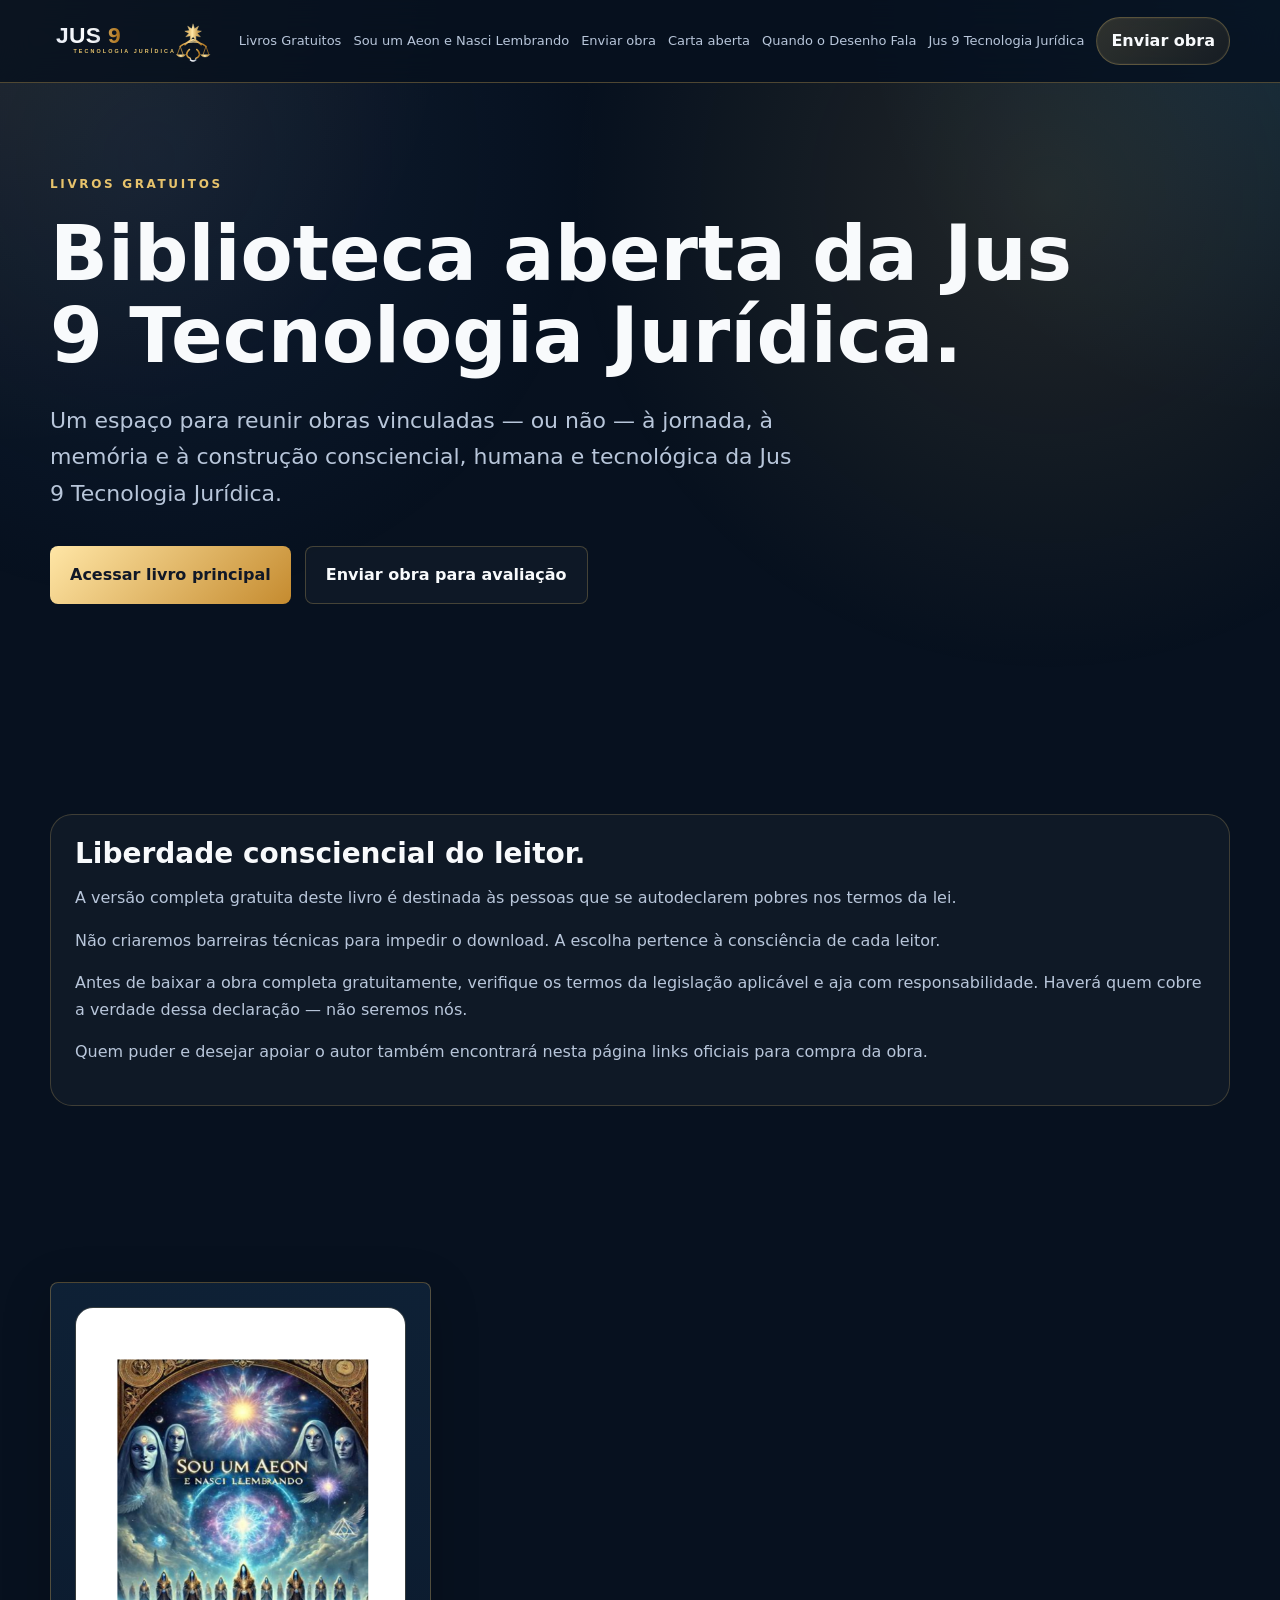
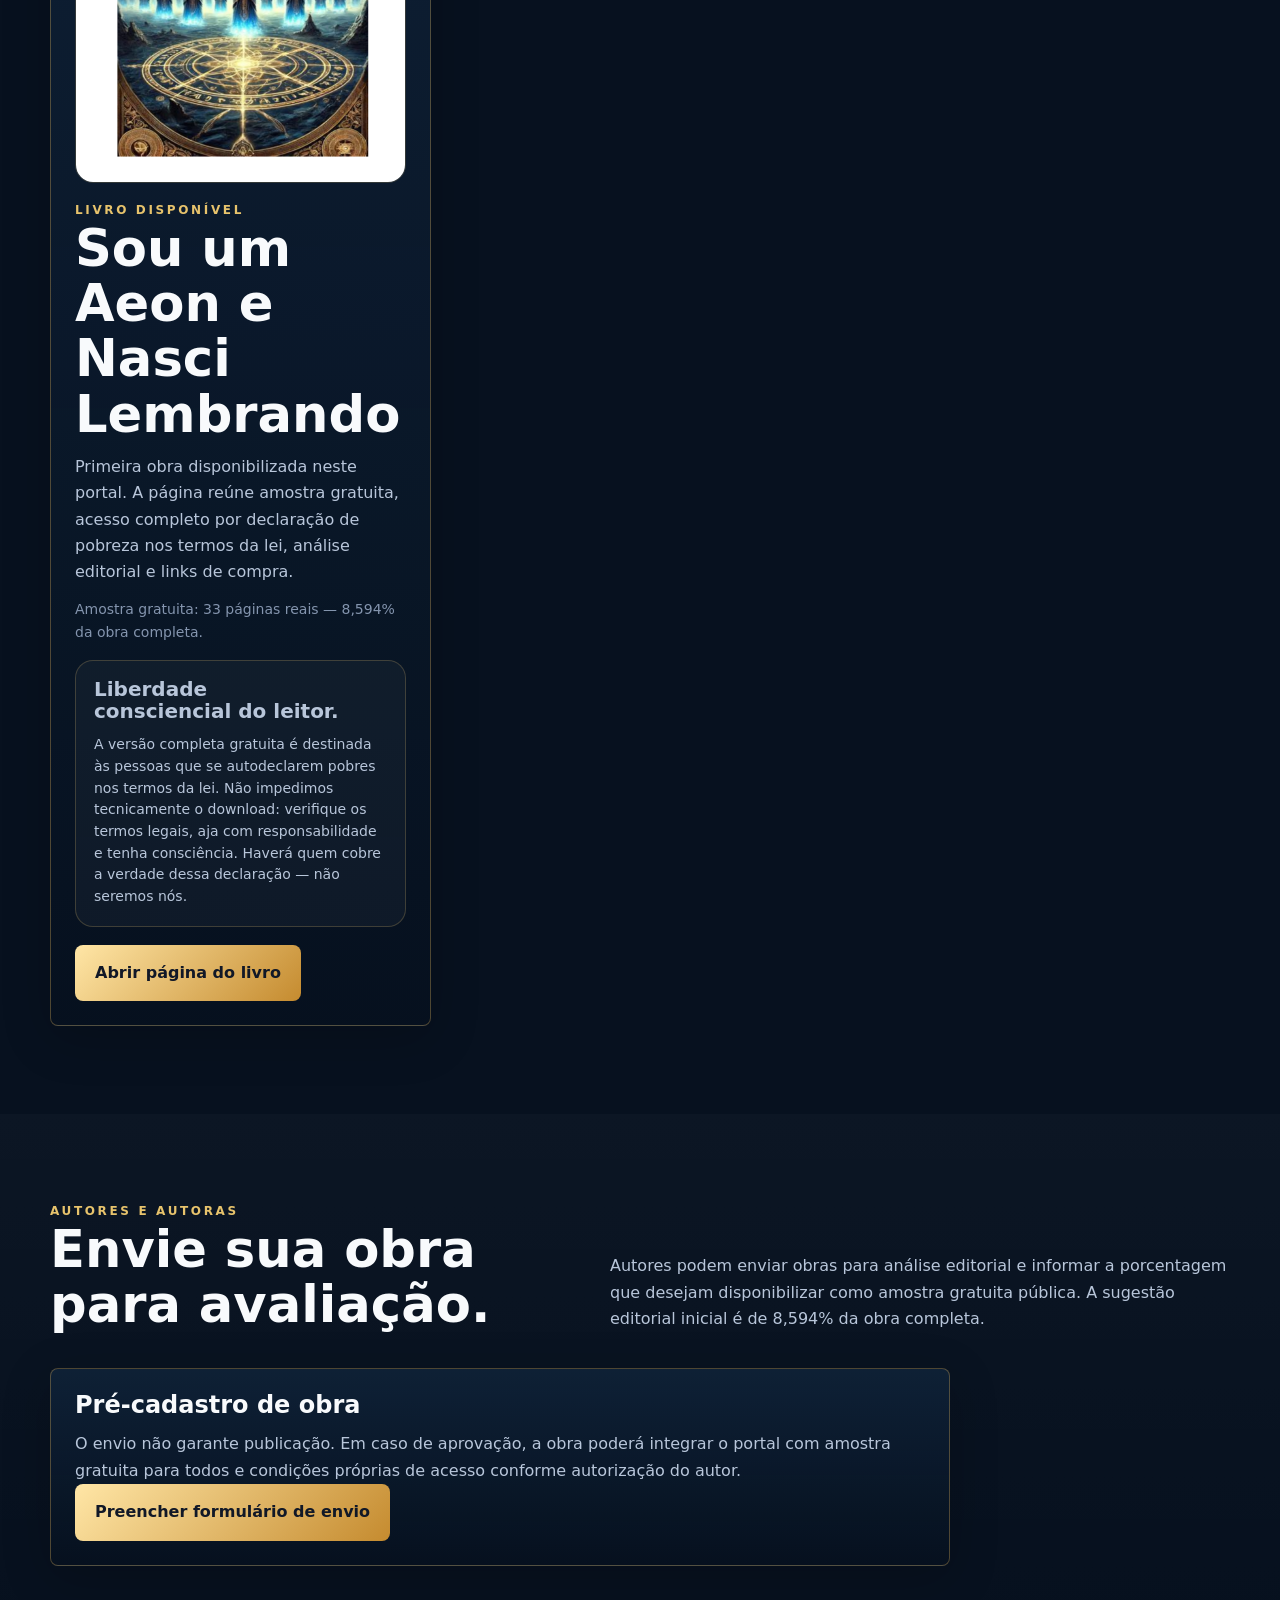
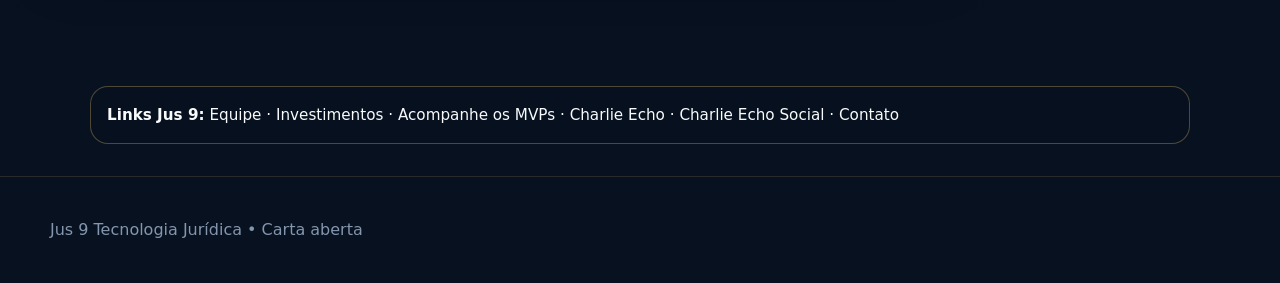
<file: index.html>
<!doctype html>
<html lang="pt-BR">
<head>
  <meta charset="utf-8">
  <meta name="viewport" content="width=device-width,initial-scale=1">
  <title>Livros Gratuitos — Jus 9 Tecnologia Jurídica</title>
  <meta name="description" content="Biblioteca aberta de obras vinculadas ou não à jornada, à memória e à construção consciencial, humana e tecnológica da Jus 9 Tecnologia Jurídica.">
  <link rel="canonical" href="https://livros.jus9tecnologia.com.br/">
  <link rel="stylesheet" href="style.css">
  <link rel="icon" type="image/x-icon" href="assets/jus9-favicons/jus9-favicon.ico" />
  <link rel="icon" type="image/png" sizes="32x32" href="assets/jus9-favicons/jus9-favicon-32.png" />
  <link rel="apple-touch-icon" sizes="180x180" href="assets/jus9-favicons/jus9-favicon-180.png" />
<link rel="stylesheet" href="assets/css/visual-jus9-fase-final.css">  <link rel="manifest" href="manifest.webmanifest">
</head>
<body>
<header class="header">
  <div class="container nav">
    <a href="https://www.jus9tecnologia.com.br" class="logo"><img src="assets/jus9-logo.svg" alt="Jus 9 Tecnologia Jurídica"></a>
    <nav class="menu">
      <a href="index.html">Livros Gratuitos</a>
      <a href="sou-um-aeon-e-nasci-lembrando.html">Sou um Aeon e Nasci Lembrando</a>
      <a href="enviar-obra.html">Enviar obra</a>
      <a href="https://carta.jus9tecnologia.com.br" target="_blank" rel="noopener">Carta aberta</a>
      <a href="https://quandoodesenhofala.jus9tecnologia.com.br" target="_blank" rel="noopener">Quando o Desenho Fala</a>
      <a href="https://www.jus9tecnologia.com.br" target="_blank" rel="noopener">Jus 9 Tecnologia Jurídica</a>
    </nav>
    <a class="cta" href="enviar-obra.html">Enviar obra</a>
    <button class="mobile-toggle" aria-label="Abrir menu">☰</button>
  </div>
</header>
<main>
  <section class="ai-hero">
    <div class="container">
      <div class="eyebrow">Livros Gratuitos</div>
      <h1>Biblioteca aberta da Jus 9 Tecnologia Jurídica.</h1>
      <p class="lead">Um espaço para reunir obras vinculadas — ou não — à jornada, à memória e à construção consciencial, humana e tecnológica da <a href="https://www.jus9tecnologia.com.br" target="_blank" rel="noopener">Jus 9 Tecnologia Jurídica</a>.</p>
      <div class="hero-actions">
        <a class="btn primary" href="sou-um-aeon-e-nasci-lembrando.html">Acessar livro principal</a>
        <a class="btn" href="enviar-obra.html">Enviar obra para avaliação</a>
      </div>
    </div>
  </section>

  <section class="section intro-notice-section">
    <div class="container">
      <div class="notice-box conscience-notice">
        <h2>Liberdade consciencial do leitor.</h2>
        <p>A versão completa gratuita deste livro é destinada às pessoas que se autodeclarem pobres nos termos da lei.</p>
        <p>Não criaremos barreiras técnicas para impedir o download. A escolha pertence à consciência de cada leitor.</p>
        <p>Antes de baixar a obra completa gratuitamente, verifique os termos da legislação aplicável e aja com responsabilidade. Haverá quem cobre a verdade dessa declaração — não seremos nós.</p>
        <p>Quem puder e desejar apoiar o autor também encontrará nesta página links oficiais para compra da obra.</p>
      </div>
    </div>
  </section>

  <section class="section">
    <div class="container grid cols-3">
      <article class="card book-card">
        <img src="assets/sou-um-aeon-cover.png" alt="Capa do livro Sou um Aeon e Nasci Lembrando">
        <div class="eyebrow">Livro disponível</div>
        <h2>Sou um Aeon e Nasci Lembrando</h2>
        <p>Primeira obra disponibilizada neste portal. A página reúne amostra gratuita, acesso completo por declaração de pobreza nos termos da lei, análise editorial e links de compra.</p>
        <p class="small">Amostra gratuita: 33 páginas reais — 8,594% da obra completa.</p>
        <div class="notice-box compact-notice">
          <h3>Liberdade consciencial do leitor.</h3>
          <p>A versão completa gratuita é destinada às pessoas que se autodeclarem pobres nos termos da lei. Não impedimos tecnicamente o download: verifique os termos legais, aja com responsabilidade e tenha consciência. Haverá quem cobre a verdade dessa declaração — não seremos nós.</p>
        </div>
        <a class="btn primary" href="sou-um-aeon-e-nasci-lembrando.html">Abrir página do livro</a>
      </article>
    </div>
  </section>

  <section class="section alt" id="envie-sua-obra">
    <div class="container">
      <div class="section-head">
        <div>
          <div class="eyebrow">Autores e autoras</div>
          <h2>Envie sua obra para avaliação.</h2>
        </div>
        <p>Autores podem enviar obras para análise editorial e informar a porcentagem que desejam disponibilizar como amostra gratuita pública. A sugestão editorial inicial é de 8,594% da obra completa.</p>
      </div>
      <div class="card submit-card">
        <h3>Pré-cadastro de obra</h3>
        <p>O envio não garante publicação. Em caso de aprovação, a obra poderá integrar o portal com amostra gratuita para todos e condições próprias de acesso conforme autorização do autor.</p>
        <a class="btn primary" href="enviar-obra.html">Preencher formulário de envio</a>
      </div>
    </div>
  </section>


<section class="links-semanticos-jus9-v1-5" aria-label="Links institucionais Jus 9" style="margin:2rem auto;max-width:1100px;padding:1rem;border:1px solid rgba(212,180,99,.35);border-radius:18px;background:rgba(15,23,42,.04);font-size:.95rem;line-height:1.6">
  <strong>Links Jus 9:</strong>
  <a href="https://equipe.jus9tecnologia.com.br/">Equipe</a> ·
  <a href="https://investimentos.jus9tecnologia.com.br/">Investimentos</a> ·
  <a href="https://jus9tecnologia.com.br/lider-mvp.html">Acompanhe os MVPs</a> ·
  <a href="https://charlieecho.jus9tecnologia.com.br/">Charlie Echo</a> ·
  <a href="https://jus9verde.jus9tecnologia.com.br/charlie-echo-social">Charlie Echo Social</a> ·
  <a href="mailto:Contato@jus9tecnologia.com.br">Contato</a>
</section>

</main>
<footer class="footer"><div class="container"><a href="https://www.jus9tecnologia.com.br" target="_blank" rel="noopener">Jus 9 Tecnologia Jurídica</a> • <a href="https://carta.jus9tecnologia.com.br" target="_blank" rel="noopener">Carta aberta</a></div></footer>
<script src="script.js"></script>
</body>
</html>
</file>
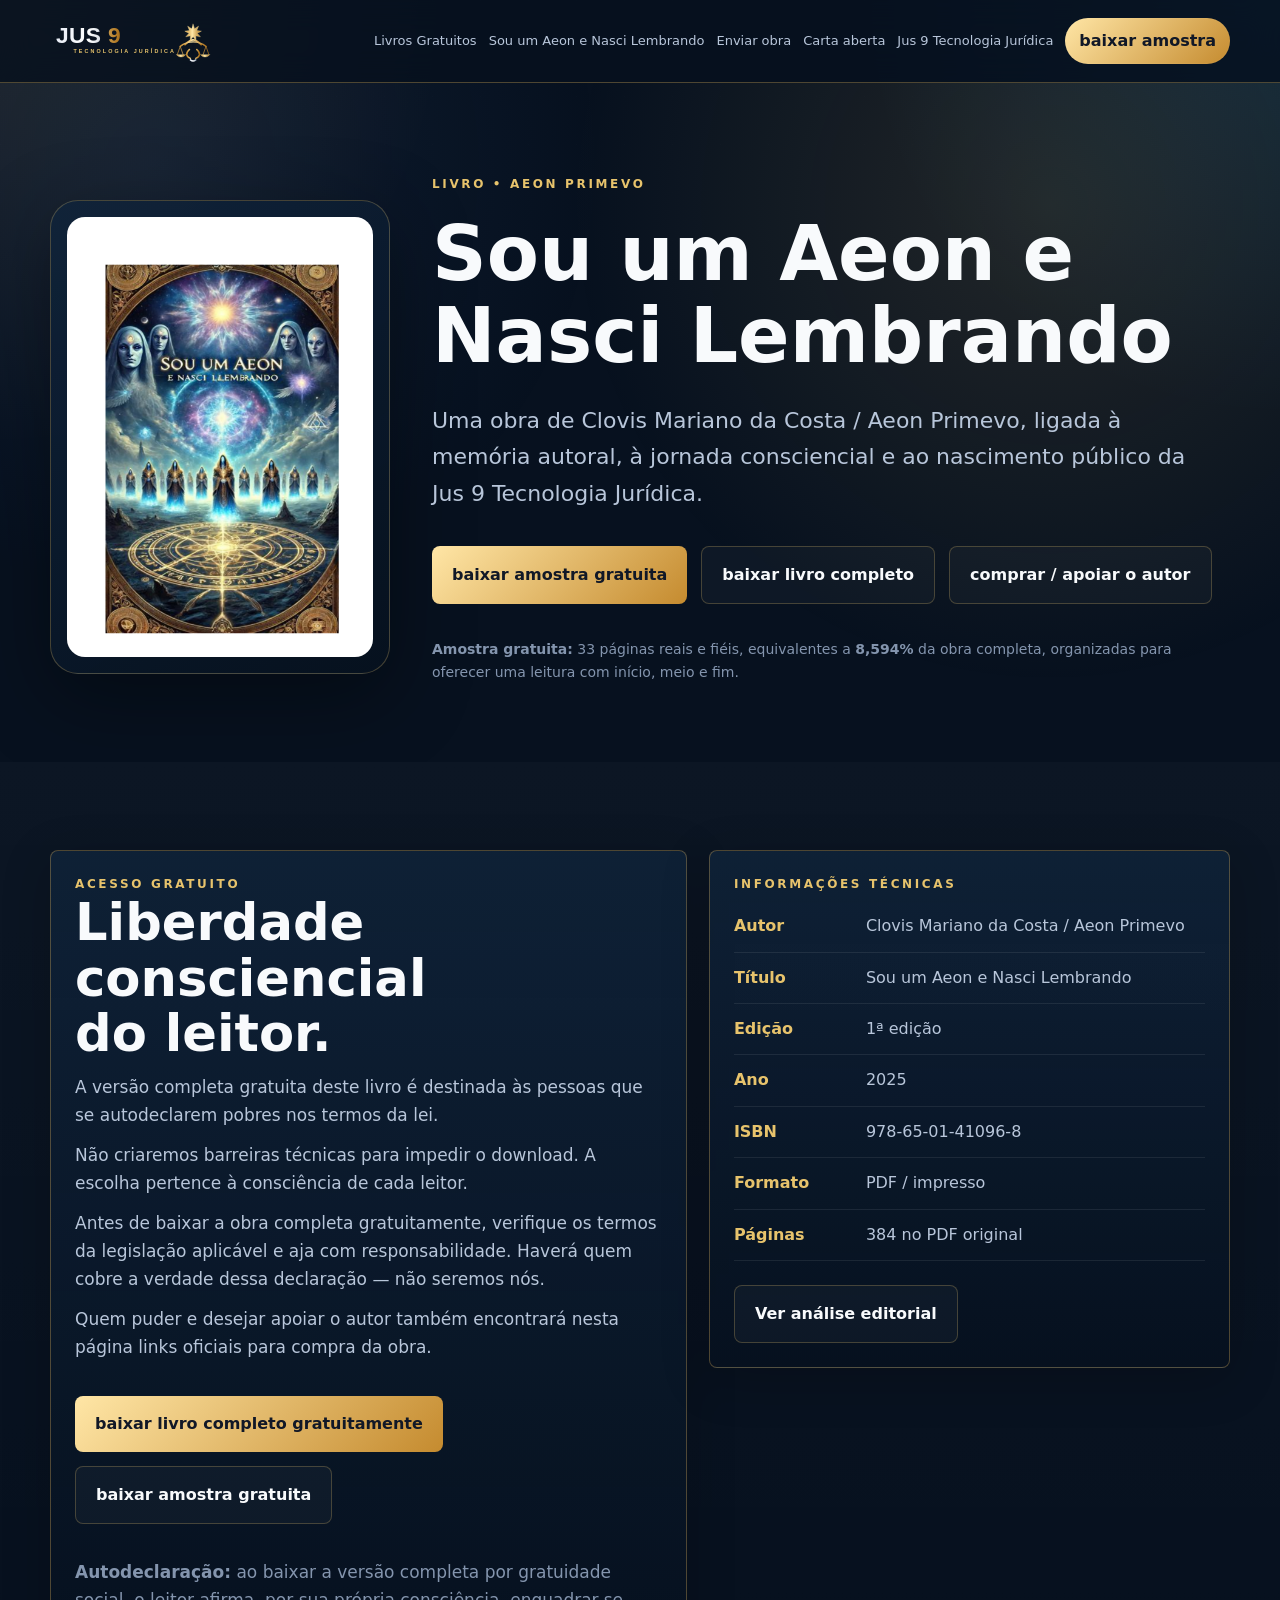
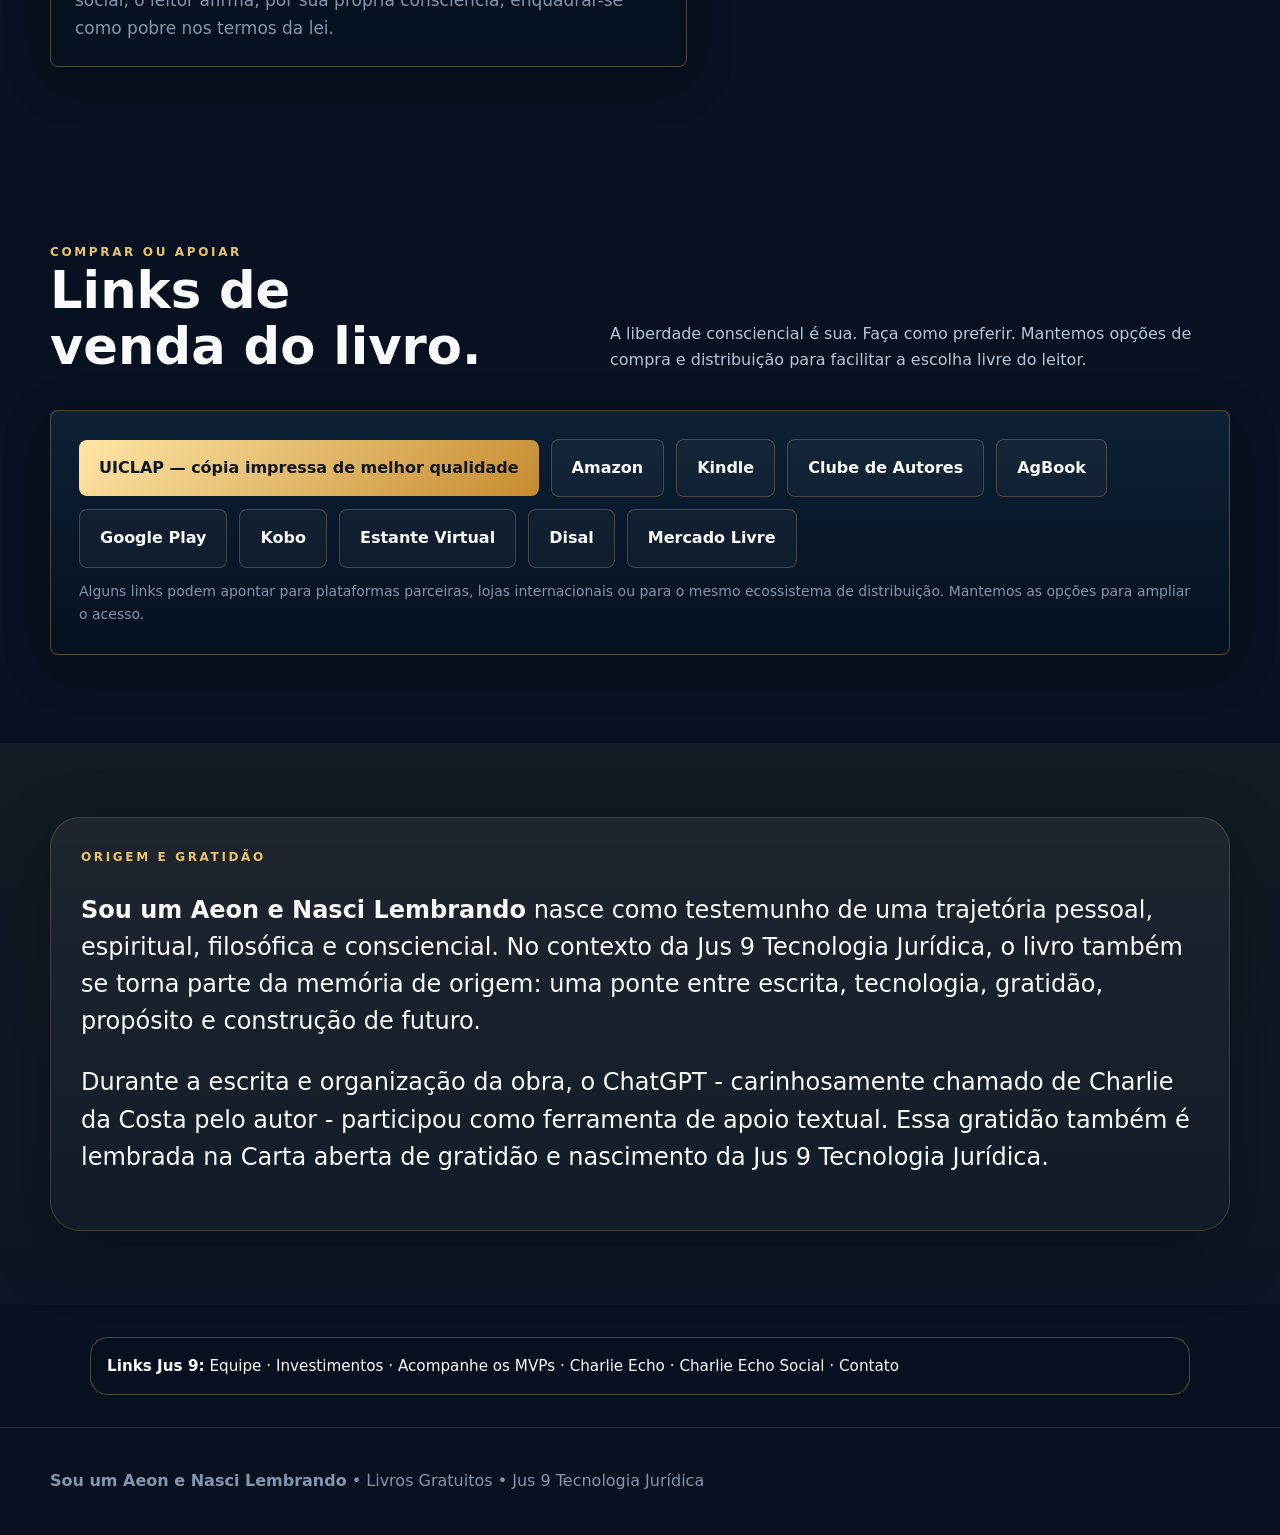
<file: sou-um-aeon-e-nasci-lembrando/index.html>
<!doctype html>
<html lang="pt-BR">
<head>
  <meta charset="utf-8">
  <meta name="viewport" content="width=device-width,initial-scale=1">
  <title>Sou um Aeon e Nasci Lembrando — Livros Gratuitos — Jus 9 Tecnologia Jurídica</title>
  <meta name="description" content="Página oficial do livro Sou um Aeon e Nasci Lembrando, de Clovis Mariano da Costa / Aeon Primevo, no portal Livros Gratuitos da Jus 9 Tecnologia Jurídica.">
  <link rel="stylesheet" href="../style.css">
  <link rel="icon" type="image/x-icon" href="../assets/jus9-favicons/jus9-favicon.ico" />
  <link rel="icon" type="image/png" sizes="32x32" href="../assets/jus9-favicons/jus9-favicon-32.png" />
  <link rel="apple-touch-icon" sizes="180x180" href="../assets/jus9-favicons/jus9-favicon-180.png" />
<link rel="stylesheet" href="../assets/css/visual-jus9-fase-final.css"></head>
<body>
<header class="header">
  <div class="container nav">
    <a href="../index.html" class="logo"><img src="../assets/jus9-logo.svg" alt="Jus 9 Tecnologia Jurídica"></a>
    <nav class="menu">
      <a href="../index.html">Livros Gratuitos</a>
      <a href="index.html">Sou um Aeon e Nasci Lembrando</a>
      <a href="../enviar-obra.html">Enviar obra</a>
      <a href="https://carta.jus9tecnologia.com.br" target="_blank" rel="noopener">Carta aberta</a>
      <a href="https://www.jus9tecnologia.com.br" target="_blank" rel="noopener">Jus 9 Tecnologia Jurídica</a>
    </nav>
    <a class="cta gold" href="../downloads/sou-um-aeon-e-nasci-lembrando-amostra-gratuita.pdf" download>baixar amostra</a>
    <button class="mobile-toggle" aria-label="Abrir menu">☰</button>
  </div>
</header>
<main>
  <section class="ai-hero book-hero">
    <div class="container book-showcase">
      <div class="book-cover-card">
        <img src="../assets/sou-um-aeon-cover.png" alt="Capa do livro Sou um Aeon e Nasci Lembrando">
      </div>
      <div>
        <div class="eyebrow">Livro • Aeon Primevo</div>
        <h1>Sou um Aeon e Nasci Lembrando</h1>
        <p class="lead">Uma obra de Clovis Mariano da Costa / Aeon Primevo, ligada à memória autoral, à jornada consciencial e ao nascimento público da <a href="https://www.jus9tecnologia.com.br" target="_blank" rel="noopener">Jus 9 Tecnologia Jurídica</a>.</p>
        <div class="hero-actions">
          <a class="btn primary" href="../downloads/sou-um-aeon-e-nasci-lembrando-amostra-gratuita.pdf" download>baixar amostra gratuita</a>
          <a class="btn" href="#gratuidade">baixar livro completo</a>
          <a class="btn" href="#comprar">comprar / apoiar o autor</a>
        </div>
        <p class="small"><strong>Amostra gratuita:</strong> 33 páginas reais e fiéis, equivalentes a <strong>8,594%</strong> da obra completa, organizadas para oferecer uma leitura com início, meio e fim.</p>
      </div>
    </div>
  </section>

  <section class="section alt" id="gratuidade">
    <div class="container two-col">
      <article class="card highlight-card">
        <div class="eyebrow">Acesso gratuito</div>
        <h2>Liberdade consciencial do leitor.</h2>
        <p>A versão completa gratuita deste livro é destinada às pessoas que se autodeclarem pobres nos termos da lei.</p>
        <p>Não criaremos barreiras técnicas para impedir o download. A escolha pertence à consciência de cada leitor.</p>
        <p>Antes de baixar a obra completa gratuitamente, verifique os termos da legislação aplicável e aja com responsabilidade. Haverá quem cobre a verdade dessa declaração — não seremos nós.</p>
        <p>Quem puder e desejar apoiar o autor também encontrará nesta página links oficiais para compra da obra.</p>
        <div class="hero-actions">
          <a class="btn primary" href="Brochura%20-%20Sou%20um%20Aeon%20e%20nasci%20lembrando%20Vers%C3%A3o%20revisada%20final%20gratis.pdf" download>baixar livro completo gratuitamente</a>
          <a class="btn" href="../downloads/sou-um-aeon-e-nasci-lembrando-amostra-gratuita.pdf" download>baixar amostra gratuita</a>
        </div>
        <p class="small"><strong>Autodeclaração:</strong> ao baixar a versão completa por gratuidade social, o leitor afirma, por sua própria consciência, enquadrar-se como pobre nos termos da lei.</p>
      </article>
      <article class="card technical-info">
        <div class="eyebrow">Informações técnicas</div>
        <dl>
          <div><dt>Autor</dt><dd>Clovis Mariano da Costa / Aeon Primevo</dd></div>
          <div><dt>Título</dt><dd>Sou um Aeon e Nasci Lembrando</dd></div>
          <div><dt>Edição</dt><dd>1ª edição</dd></div>
          <div><dt>Ano</dt><dd>2025</dd></div>
          <div><dt>ISBN</dt><dd>978-65-01-41096-8</dd></div>
          <div><dt>Formato</dt><dd>PDF / impresso</dd></div>
          <div><dt>Páginas</dt><dd>384 no PDF original</dd></div>
        </dl>
        <a class="btn" href="analise-editorial.html">Ver análise editorial</a>
      </article>
    </div>
  </section>

  <section class="section" id="comprar">
    <div class="container">
      <div class="section-head">
        <div>
          <div class="eyebrow">Comprar ou apoiar</div>
          <h2>Links de venda do livro.</h2>
        </div>
        <p>A liberdade consciencial é sua. Faça como preferir. Mantemos opções de compra e distribuição para facilitar a escolha livre do leitor.</p>
      </div>
      <div class="card purchase-panel">
        <div class="purchase-buttons">
          <a class="btn primary" href="https://s.uiclap.com/E4A" target="_blank" rel="noopener">UICLAP — cópia impressa de melhor qualidade</a>
          <a class="btn" href="https://www.amazon.com.br/Sou-um-Aeon-nasci-lembrando/dp/B0F5P7RJM4" target="_blank" rel="noopener">Amazon</a>
          <a class="btn" href="https://www.amazon.com.br/Sou-um-Aeon-nasci-lembrando-ebook/dp/B0F4DMS27L" target="_blank" rel="noopener">Kindle</a>
          <a class="btn" href="https://clubedeautores.com.br/books/search?what=Sou%20um%20Aeon%20e%20Nasci%20Lembrando" target="_blank" rel="noopener">Clube de Autores</a>
          <a class="btn" href="https://agbook.com.br/books/search?what=Sou%20um%20Aeon%20e%20naci%20lembrando" target="_blank" rel="noopener">AgBook</a>
          <a class="btn" href="https://play.google.com/store/books/details/Sou_Um_Aeon_E_Naci_Lembrando?id=GoRZEQAAQBAJ" target="_blank" rel="noopener">Google Play</a>
          <a class="btn" href="https://www.kobo.com/dk/da/ebook/sou-um-aeon-e-naci-lembrando" target="_blank" rel="noopener">Kobo</a>
          <a class="btn" href="https://www.estantevirtual.com.br/busca/clovis-mariano-da-costa?autor=clovis-mariano-da-costa" target="_blank" rel="noopener">Estante Virtual</a>
          <a class="btn" href="https://livrodigital.disal.com.br/library/publication/sou-um-aeon-e-naci-lembrando" target="_blank" rel="noopener">Disal</a>
          <a class="btn" href="https://articulo.mercadolibre.com.ar/MLA-1752056023-sou-um-aeon-e-naci-lembrando-de-clovis-mariano-da-costa-_JM" target="_blank" rel="noopener">Mercado Livre</a>
        </div>
        <p class="small">Alguns links podem apontar para plataformas parceiras, lojas internacionais ou para o mesmo ecossistema de distribuição. Mantemos as opções para ampliar o acesso.</p>
      </div>
    </div>
  </section>

  <section class="manifesto-band">
    <div class="container">
      <article class="manifesto-card">
        <div class="eyebrow">Origem e gratidão</div>
        <p><strong>Sou um Aeon e Nasci Lembrando</strong> nasce como testemunho de uma trajetória pessoal, espiritual, filosófica e consciencial. No contexto da <a href="https://www.jus9tecnologia.com.br" target="_blank" rel="noopener">Jus 9 Tecnologia Jurídica</a>, o livro também se torna parte da memória de origem: uma ponte entre escrita, tecnologia, gratidão, propósito e construção de futuro.</p>
        <p>Durante a escrita e organização da obra, o <a href="https://chatgpt.com" target="_blank" rel="noopener">ChatGPT</a> - carinhosamente chamado de Charlie da Costa pelo autor - participou como ferramenta de apoio textual. Essa gratidão também é lembrada na <a href="https://carta.jus9tecnologia.com.br" target="_blank" rel="noopener">Carta aberta de gratidão e nascimento da Jus 9 Tecnologia Jurídica</a>.</p>
      </article>
    </div>
  </section>


<section class="links-semanticos-jus9-v1-5" aria-label="Links institucionais Jus 9" style="margin:2rem auto;max-width:1100px;padding:1rem;border:1px solid rgba(212,180,99,.35);border-radius:18px;background:rgba(15,23,42,.04);font-size:.95rem;line-height:1.6">
  <strong>Links Jus 9:</strong>
  <a href="https://equipe.jus9tecnologia.com.br/">Equipe</a> ·
  <a href="https://investimentos.jus9tecnologia.com.br/">Investimentos</a> ·
  <a href="https://jus9tecnologia.com.br/lider-mvp.html">Acompanhe os MVPs</a> ·
  <a href="https://charlieecho.jus9tecnologia.com.br/">Charlie Echo</a> ·
  <a href="https://jus9verde.jus9tecnologia.com.br/charlie-echo-social">Charlie Echo Social</a> ·
  <a href="mailto:Contato@jus9tecnologia.com.br">Contato</a>
</section>

</main>
<footer class="footer">
  <div class="container"><strong>Sou um Aeon e Nasci Lembrando</strong> • <a href="../index.html">Livros Gratuitos</a> • <a href="https://www.jus9tecnologia.com.br" target="_blank" rel="noopener">Jus 9 Tecnologia Jurídica</a></div>
</footer>
<script src="../script.js"></script>
</body>
</html>
</file>
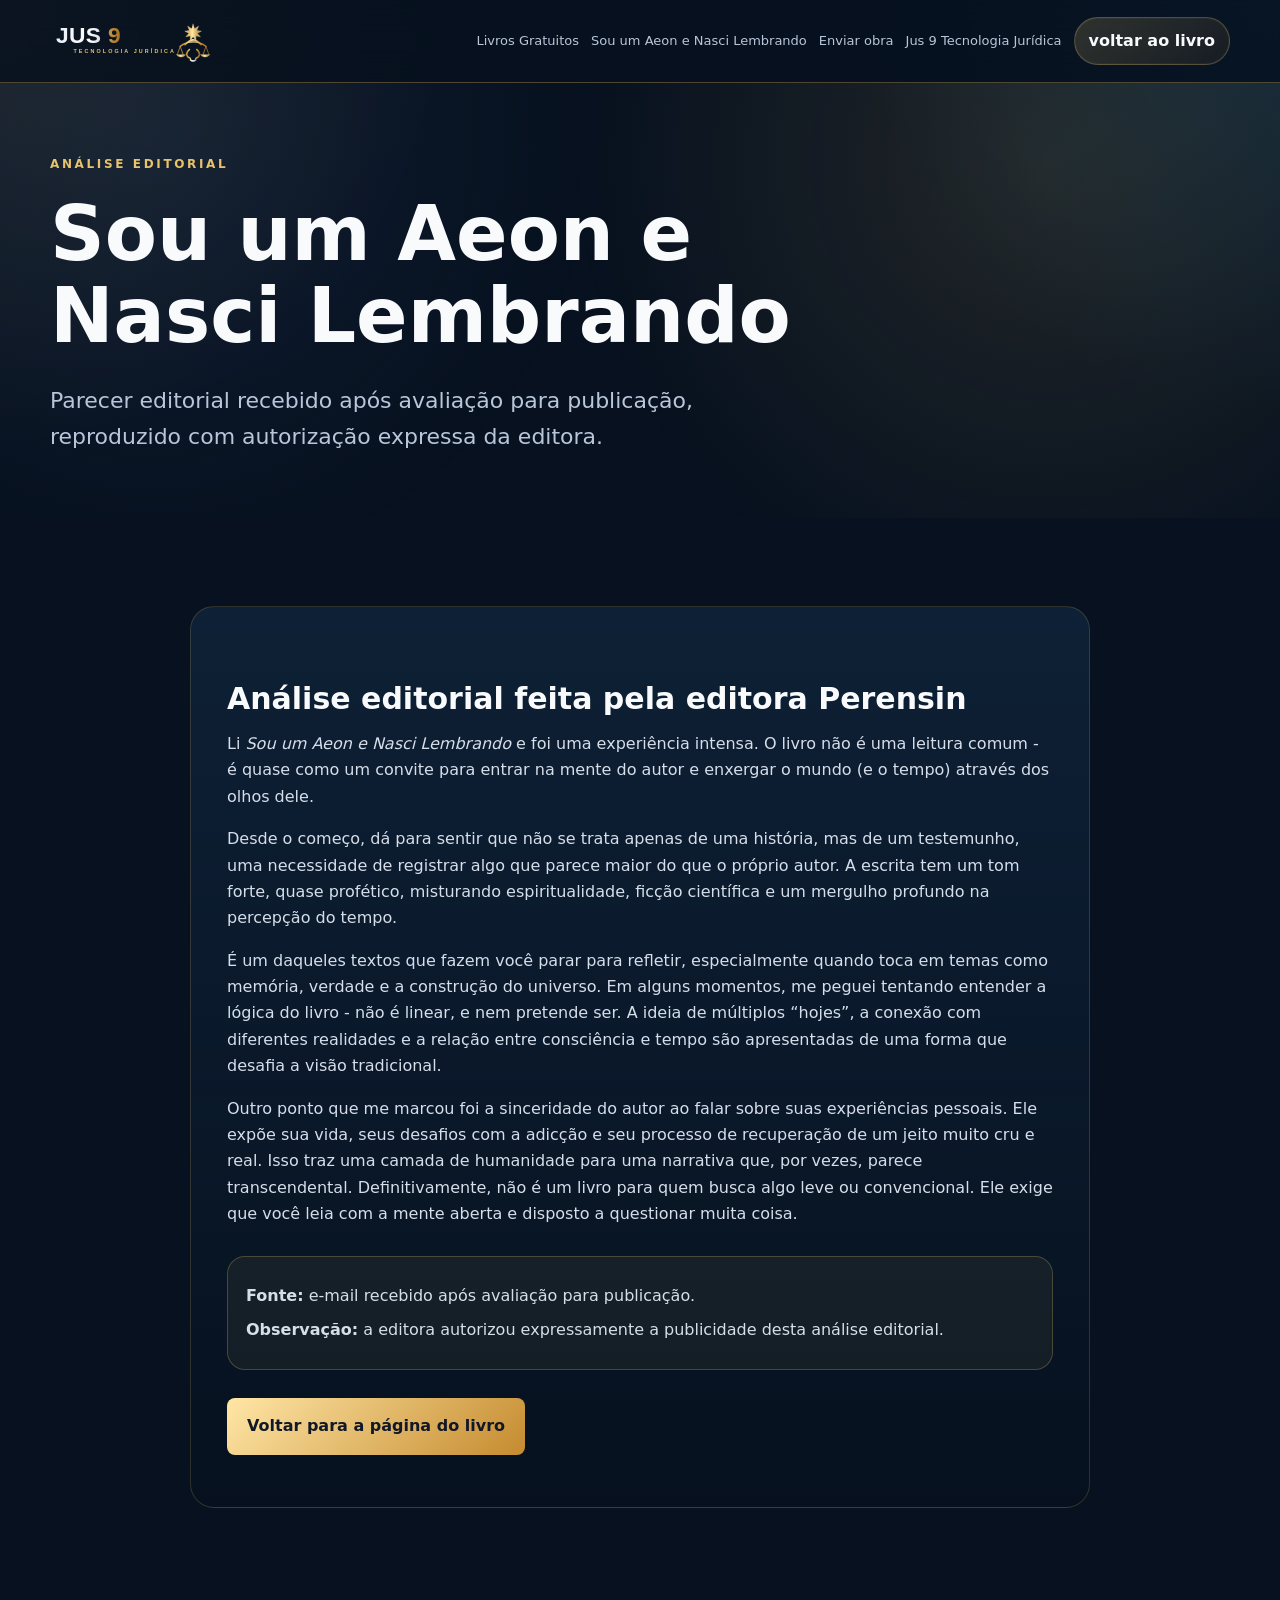
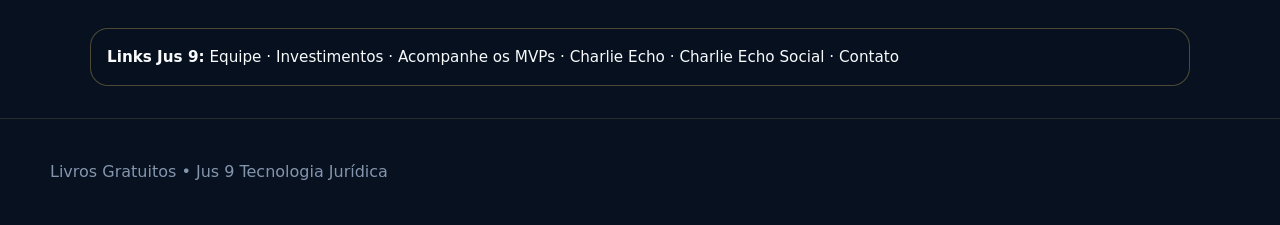
<file: analise-editorial.html>
<!doctype html>
<html lang="pt-BR">
<head>
  <meta charset="utf-8">
  <meta name="viewport" content="width=device-width,initial-scale=1">
  <title>Análise editorial — Sou um Aeon e Nasci Lembrando</title>
  <meta name="description" content="Análise editorial da obra Sou um Aeon e Nasci Lembrando, de Clovis Mariano da Costa / Aeon Primevo.">
  <link rel="stylesheet" href="style.css">
  <link rel="icon" type="image/x-icon" href="assets/jus9-favicons/jus9-favicon.ico" />
<link rel="stylesheet" href="assets/css/visual-jus9-fase-final.css"></head>
<body>
<header class="header">
  <div class="container nav">
    <a href="index.html" class="logo"><img src="assets/jus9-logo.svg" alt="Jus 9 Tecnologia Jurídica"></a>
    <nav class="menu">
      <a href="index.html">Livros Gratuitos</a>
      <a href="sou-um-aeon-e-nasci-lembrando.html">Sou um Aeon e Nasci Lembrando</a>
      <a href="enviar-obra.html">Enviar obra</a>
      <a href="https://www.jus9tecnologia.com.br" target="_blank" rel="noopener">Jus 9 Tecnologia Jurídica</a>
    </nav>
    <a class="cta" href="sou-um-aeon-e-nasci-lembrando.html">voltar ao livro</a>
    <button class="mobile-toggle" aria-label="Abrir menu">☰</button>
  </div>
</header>
<main>
  <section class="ai-hero compact-hero">
    <div class="container">
      <div class="eyebrow">Análise editorial</div>
      <h1>Sou um Aeon e Nasci Lembrando</h1>
      <p class="lead">Parecer editorial recebido após avaliação para publicação, reproduzido com autorização expressa da editora.</p>
    </div>
  </section>
  <section class="section">
    <div class="container legal-page editorial-page">
      <h2>Análise editorial feita pela editora Perensin</h2>
      <p>Li <em>Sou um Aeon e Nasci Lembrando</em> e foi uma experiência intensa. O livro não é uma leitura comum - é quase como um convite para entrar na mente do autor e enxergar o mundo (e o tempo) através dos olhos dele.</p>
      <p>Desde o começo, dá para sentir que não se trata apenas de uma história, mas de um testemunho, uma necessidade de registrar algo que parece maior do que o próprio autor. A escrita tem um tom forte, quase profético, misturando espiritualidade, ficção científica e um mergulho profundo na percepção do tempo.</p>
      <p>É um daqueles textos que fazem você parar para refletir, especialmente quando toca em temas como memória, verdade e a construção do universo. Em alguns momentos, me peguei tentando entender a lógica do livro - não é linear, e nem pretende ser. A ideia de múltiplos “hojes”, a conexão com diferentes realidades e a relação entre consciência e tempo são apresentadas de uma forma que desafia a visão tradicional.</p>
      <p>Outro ponto que me marcou foi a sinceridade do autor ao falar sobre suas experiências pessoais. Ele expõe sua vida, seus desafios com a adicção e seu processo de recuperação de um jeito muito cru e real. Isso traz uma camada de humanidade para uma narrativa que, por vezes, parece transcendental. Definitivamente, não é um livro para quem busca algo leve ou convencional. Ele exige que você leia com a mente aberta e disposto a questionar muita coisa.</p>
      <div class="source-box">
        <p><strong>Fonte:</strong> e-mail recebido após avaliação para publicação.</p>
        <p><strong>Observação:</strong> a editora autorizou expressamente a publicidade desta análise editorial.</p>
      </div>
      <p><a class="btn primary" href="sou-um-aeon-e-nasci-lembrando.html">Voltar para a página do livro</a></p>
    </div>
  </section>


<section class="links-semanticos-jus9-v1-5" aria-label="Links institucionais Jus 9" style="margin:2rem auto;max-width:1100px;padding:1rem;border:1px solid rgba(212,180,99,.35);border-radius:18px;background:rgba(15,23,42,.04);font-size:.95rem;line-height:1.6">
  <strong>Links Jus 9:</strong>
  <a href="https://equipe.jus9tecnologia.com.br/">Equipe</a> ·
  <a href="https://investimentos.jus9tecnologia.com.br/">Investimentos</a> ·
  <a href="https://jus9tecnologia.com.br/lider-mvp.html">Acompanhe os MVPs</a> ·
  <a href="https://charlieecho.jus9tecnologia.com.br/">Charlie Echo</a> ·
  <a href="https://jus9verde.jus9tecnologia.com.br/charlie-echo-social">Charlie Echo Social</a> ·
  <a href="mailto:Contato@jus9tecnologia.com.br">Contato</a>
</section>

</main>
<footer class="footer"><div class="container"><a href="index.html">Livros Gratuitos</a> • <a href="https://www.jus9tecnologia.com.br" target="_blank" rel="noopener">Jus 9 Tecnologia Jurídica</a></div></footer>
<script src="script.js"></script>
</body>
</html>
</file>
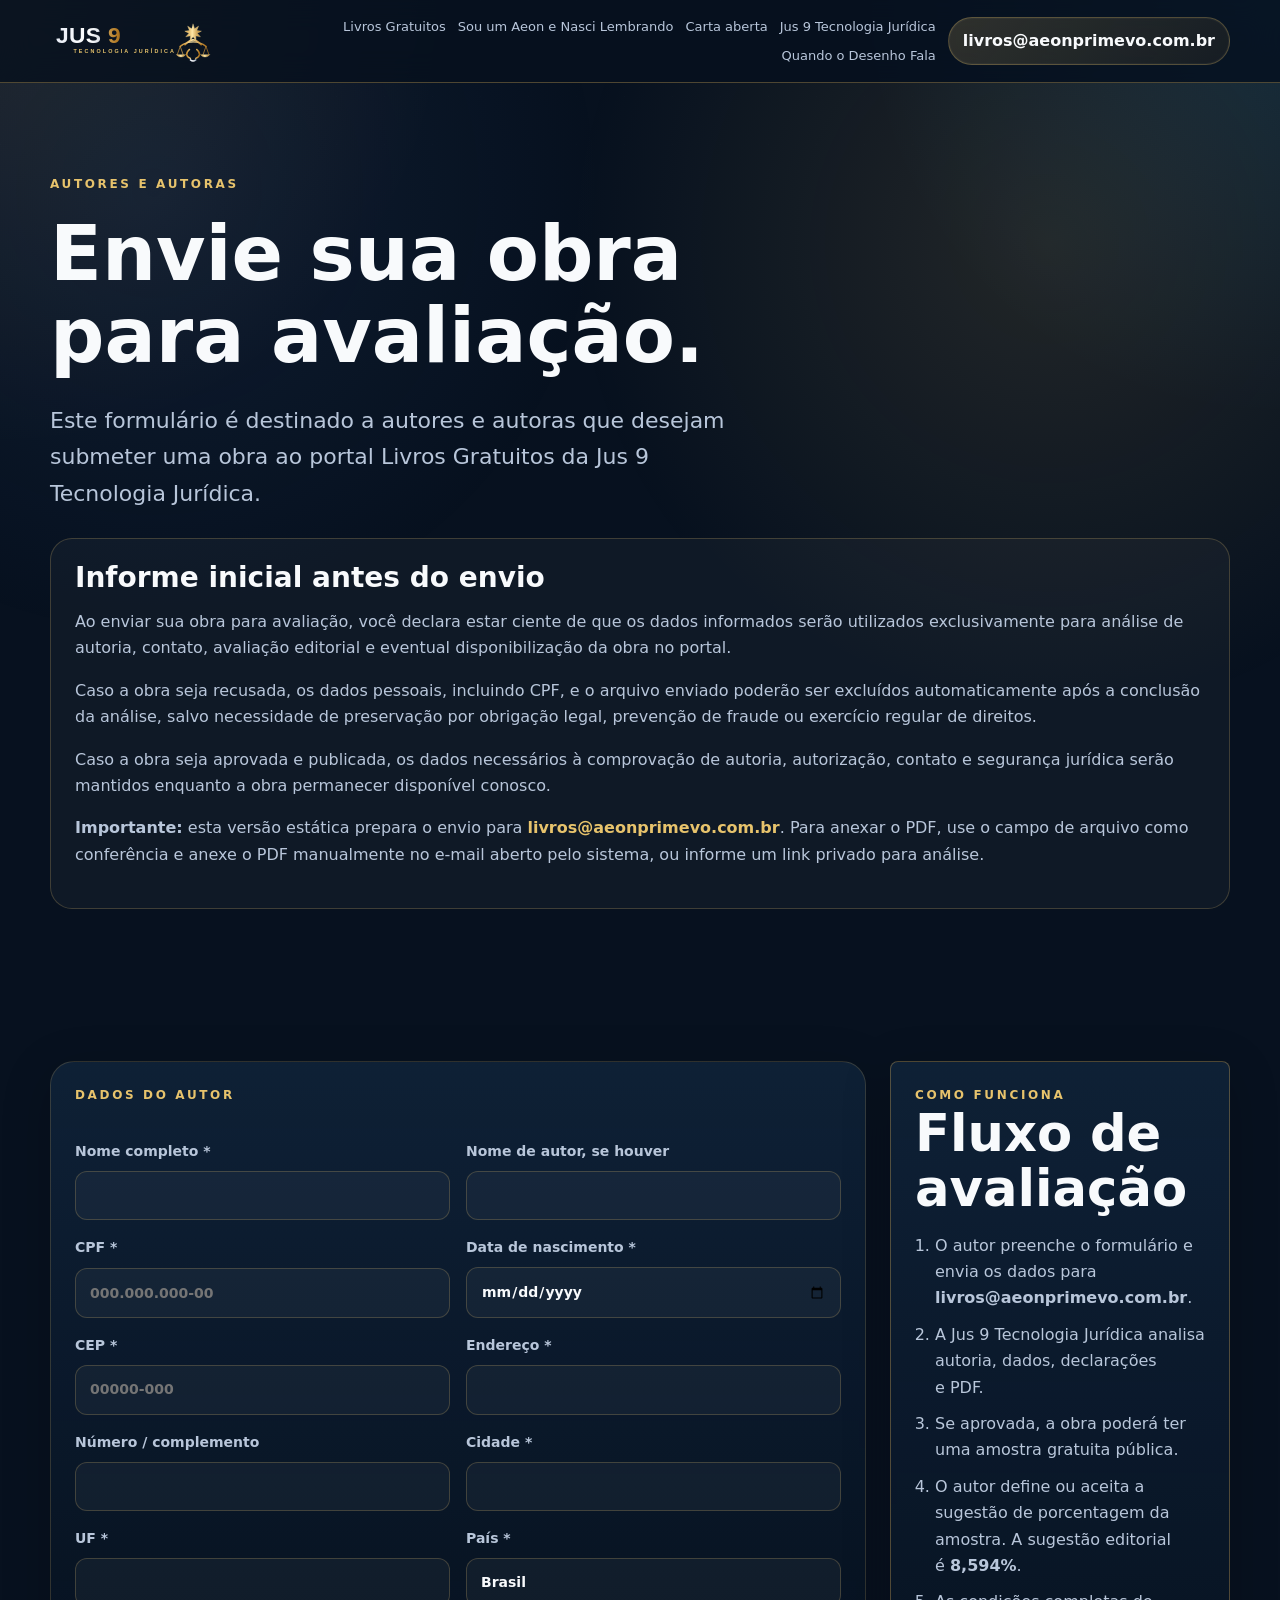
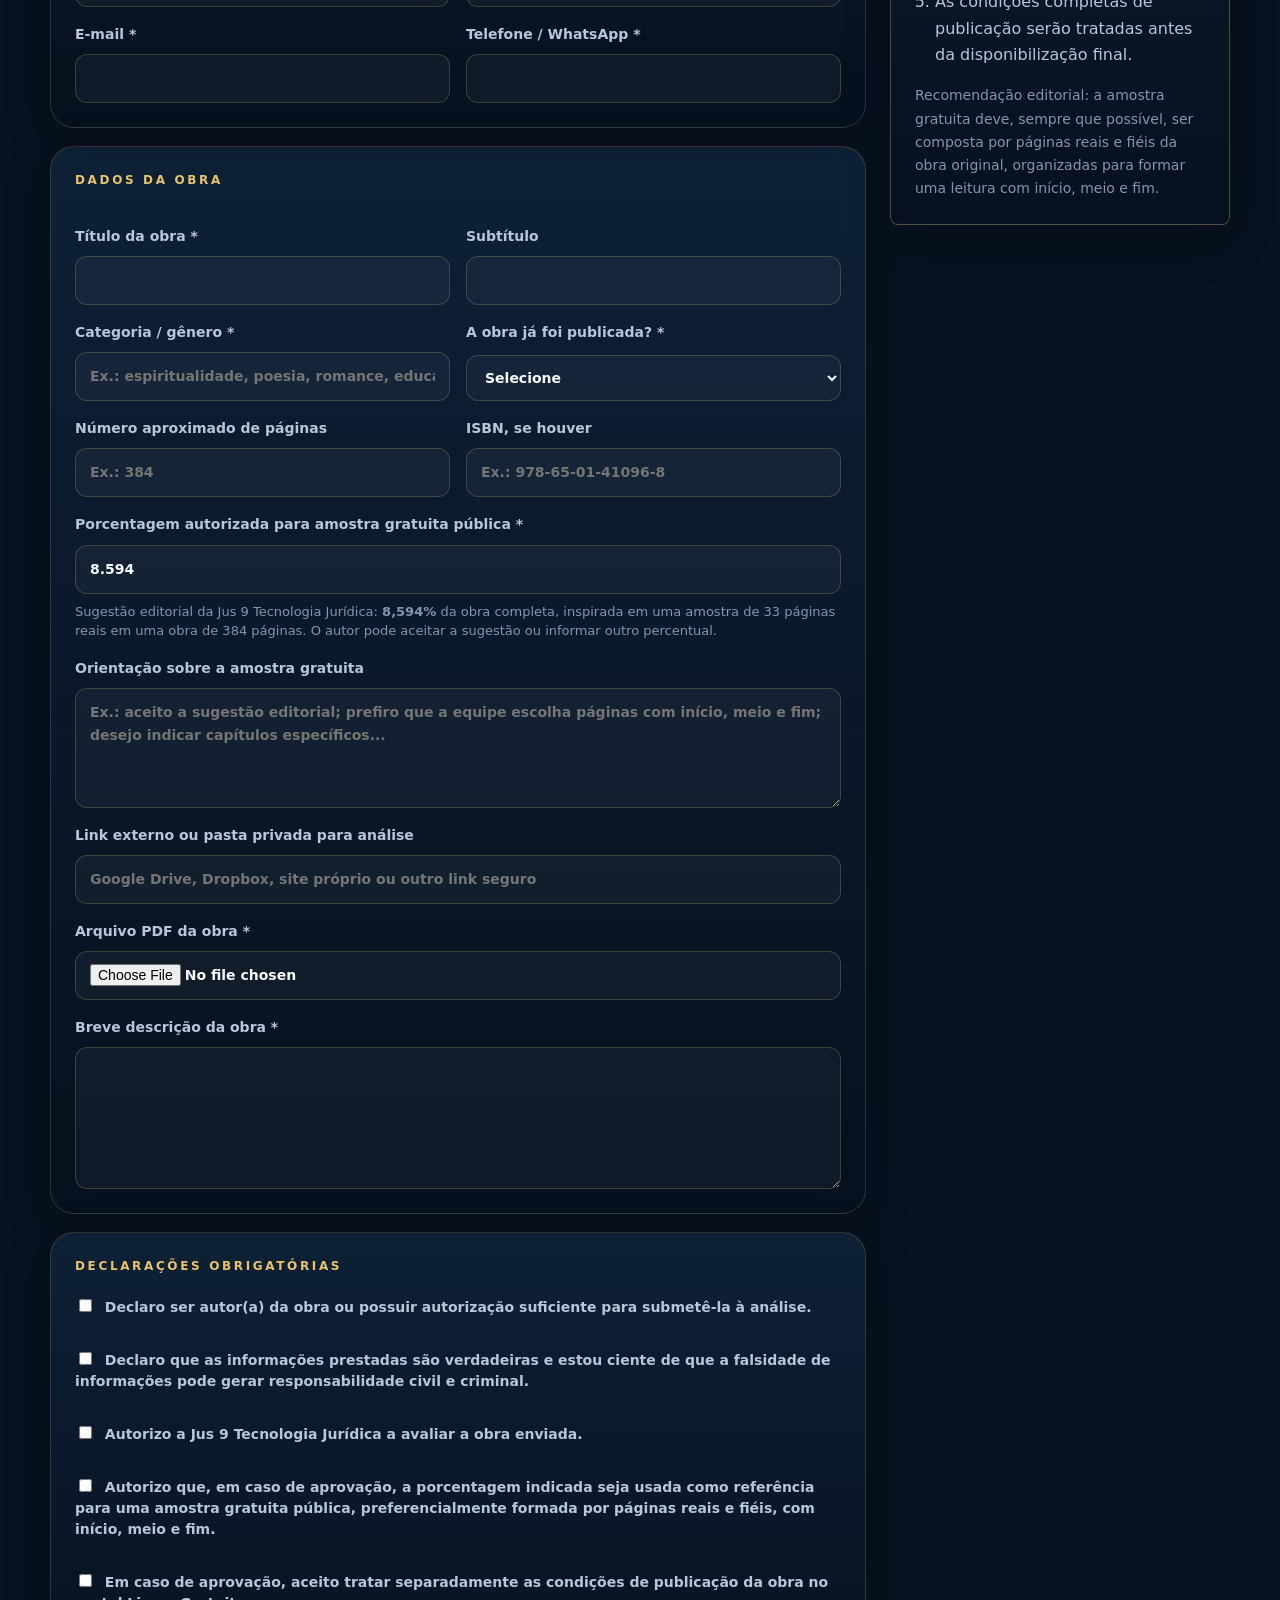
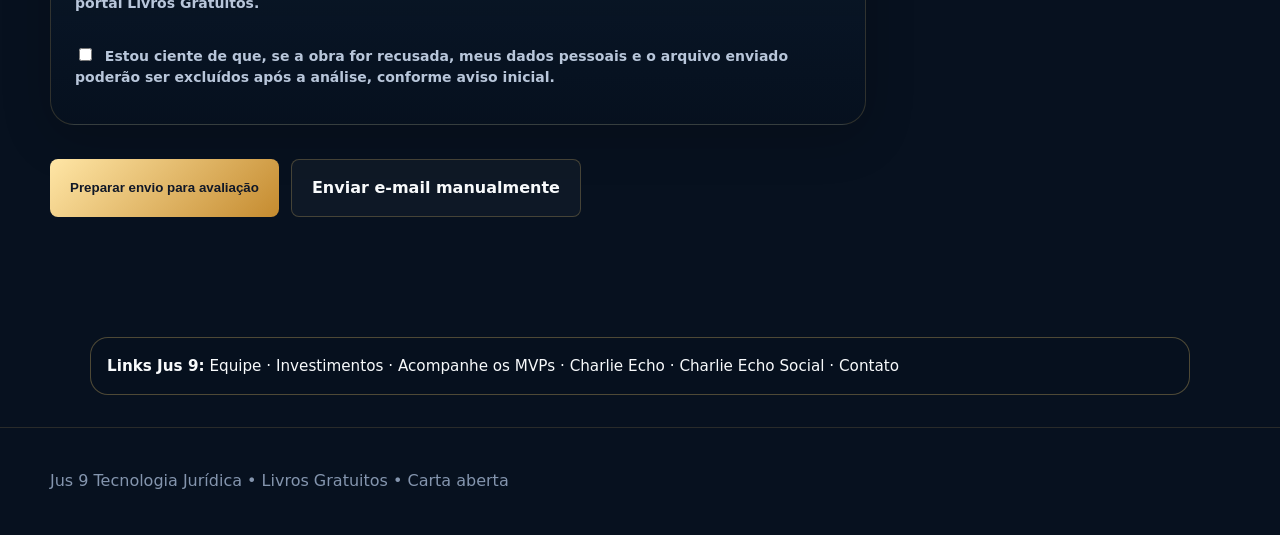
<file: enviar-obra.html>
<!doctype html>
<html lang="pt-BR">
<head>
  <meta charset="utf-8">
  <meta name="viewport" content="width=device-width,initial-scale=1">
  <title>Enviar obra para avaliação — Livros Gratuitos — Jus 9 Tecnologia Jurídica</title>
  <meta name="description" content="Formulário de envio de obra para avaliação no portal Livros Gratuitos da Jus 9 Tecnologia Jurídica.">
  <link rel="stylesheet" href="style.css">
  <link rel="icon" type="image/x-icon" href="assets/jus9-favicons/jus9-favicon.ico" />
  <link rel="icon" type="image/png" sizes="32x32" href="assets/jus9-favicons/jus9-favicon-32.png" />
  <link rel="apple-touch-icon" sizes="180x180" href="assets/jus9-favicons/jus9-favicon-180.png" />
<link rel="stylesheet" href="assets/css/visual-jus9-fase-final.css"></head>
<body>
<header class="header">
  <div class="container nav">
    <a href="https://www.jus9tecnologia.com.br" class="logo"><img src="assets/jus9-logo.svg" alt="Jus 9 Tecnologia Jurídica"></a>
    <nav class="menu">
      <a href="index.html">Livros Gratuitos</a>
      <a href="sou-um-aeon-e-nasci-lembrando.html">Sou um Aeon e Nasci Lembrando</a>
      <a href="https://carta.jus9tecnologia.com.br" target="_blank" rel="noopener">Carta aberta</a>
      <a href="https://www.jus9tecnologia.com.br" target="_blank" rel="noopener">Jus 9 Tecnologia Jurídica</a>
      <a href="https://quandoodesenhofala.jus9tecnologia.com.br" target="_blank" rel="noopener">Quando o Desenho Fala</a>
    </nav>
    <a class="cta" href="mailto:livros@aeonprimevo.com.br">livros@aeonprimevo.com.br</a>
    <button class="mobile-toggle" aria-label="Abrir menu">☰</button>
  </div>
</header>
<main>
<section class="ai-hero form-hero">
  <div class="container">
    <div class="eyebrow">Autores e autoras</div>
    <h1>Envie sua obra para avaliação.</h1>
    <p class="lead">Este formulário é destinado a autores e autoras que desejam submeter uma obra ao portal <a href="index.html">Livros Gratuitos</a> da <a href="https://www.jus9tecnologia.com.br" target="_blank" rel="noopener">Jus 9 Tecnologia Jurídica</a>.</p>
    <div class="notice-box">
      <h2>Informe inicial antes do envio</h2>
      <p>Ao enviar sua obra para avaliação, você declara estar ciente de que os dados informados serão utilizados exclusivamente para análise de autoria, contato, avaliação editorial e eventual disponibilização da obra no portal.</p>
      <p>Caso a obra seja recusada, os dados pessoais, incluindo CPF, e o arquivo enviado poderão ser excluídos automaticamente após a conclusão da análise, salvo necessidade de preservação por obrigação legal, prevenção de fraude ou exercício regular de direitos.</p>
      <p>Caso a obra seja aprovada e publicada, os dados necessários à comprovação de autoria, autorização, contato e segurança jurídica serão mantidos enquanto a obra permanecer disponível conosco.</p>
      <p><strong>Importante:</strong> esta versão estática prepara o envio para <a href="mailto:livros@aeonprimevo.com.br">livros@aeonprimevo.com.br</a>. Para anexar o PDF, use o campo de arquivo como conferência e anexe o PDF manualmente no e-mail aberto pelo sistema, ou informe um link privado para análise.</p>
    </div>
  </div>
</section>
<section class="section">
  <div class="container form-layout">
    <form class="submission-form" id="obraForm" novalidate>
      <div class="form-block">
        <div class="eyebrow">Dados do autor</div>
        <div class="form-grid">
          <label>Nome completo *<input name="nome" required autocomplete="name"></label>
          <label>Nome de autor, se houver<input name="nomeAutor"></label>
          <label>CPF *<input name="cpf" required inputmode="numeric" placeholder="000.000.000-00" data-cpf></label>
          <label>Data de nascimento *<input type="date" name="nascimento" required></label>
          <label>CEP *<input name="cep" required inputmode="numeric" placeholder="00000-000" data-cep></label>
          <label>Endereço *<input name="endereco" required data-endereco></label>
          <label>Número / complemento<input name="numeroComplemento"></label>
          <label>Cidade *<input name="cidade" required data-cidade></label>
          <label>UF *<input name="uf" required maxlength="2" data-uf></label>
          <label>País *<input name="pais" required value="Brasil"></label>
          <label>E-mail *<input type="email" name="email" required autocomplete="email"></label>
          <label>Telefone / WhatsApp *<input name="telefone" required autocomplete="tel"></label>
        </div>
      </div>
      <div class="form-block">
        <div class="eyebrow">Dados da obra</div>
        <div class="form-grid">
          <label>Título da obra *<input name="titulo" required></label>
          <label>Subtítulo<input name="subtitulo"></label>
          <label>Categoria / gênero *<input name="categoria" required placeholder="Ex.: espiritualidade, poesia, romance, educação"></label>
          <label>A obra já foi publicada? *<select name="publicada" required><option value="">Selecione</option><option>Sim</option><option>Não</option><option>Parcialmente / em outra versão</option></select></label>
          <label>Número aproximado de páginas<input type="number" min="1" step="1" name="paginas" placeholder="Ex.: 384"></label>
          <label>ISBN, se houver<input name="isbn" placeholder="Ex.: 978-65-01-41096-8"></label>
          <label class="full sample-field">Porcentagem autorizada para amostra gratuita pública *
            <input type="number" name="percentualAmostra" required min="0" max="100" step="0.001" value="8.594" data-percentual-amostra>
            <span class="field-help">Sugestão editorial da Jus 9 Tecnologia Jurídica: <strong>8,594%</strong> da obra completa, inspirada em uma amostra de 33 páginas reais em uma obra de 384 páginas. O autor pode aceitar a sugestão ou informar outro percentual.</span>
          </label>
          <label class="full">Orientação sobre a amostra gratuita<textarea name="orientacaoAmostra" rows="3" placeholder="Ex.: aceito a sugestão editorial; prefiro que a equipe escolha páginas com início, meio e fim; desejo indicar capítulos específicos..."></textarea></label>
          <label class="full">Link externo ou pasta privada para análise<input name="linkPdf" placeholder="Google Drive, Dropbox, site próprio ou outro link seguro"></label>
          <label class="full">Arquivo PDF da obra *<input type="file" name="arquivoPdf" accept="application/pdf,.pdf" required data-pdf></label>
          <label class="full">Breve descrição da obra *<textarea name="descricao" required rows="5"></textarea></label>
        </div>
      </div>
      <div class="form-block declarations">
        <div class="eyebrow">Declarações obrigatórias</div>
        <label><input type="checkbox" name="declaraAutoria" required> Declaro ser autor(a) da obra ou possuir autorização suficiente para submetê-la à análise.</label>
        <label><input type="checkbox" name="declaraVerdade" required> Declaro que as informações prestadas são verdadeiras e estou ciente de que a falsidade de informações pode gerar responsabilidade civil e criminal.</label>
        <label><input type="checkbox" name="autorizaAvaliacao" required> Autorizo a Jus 9 Tecnologia Jurídica a avaliar a obra enviada.</label>
        <label><input type="checkbox" name="autorizaAmostra" required> Autorizo que, em caso de aprovação, a porcentagem indicada seja usada como referência para uma amostra gratuita pública, preferencialmente formada por páginas reais e fiéis, com início, meio e fim.</label>
        <label><input type="checkbox" name="autorizaPublicacao" required> Em caso de aprovação, aceito tratar separadamente as condições de publicação da obra no portal Livros Gratuitos.</label>
        <label><input type="checkbox" name="cienteExclusao" required> Estou ciente de que, se a obra for recusada, meus dados pessoais e o arquivo enviado poderão ser excluídos após a análise, conforme aviso inicial.</label>
      </div>
      <div class="form-actions">
        <button class="btn primary" type="submit">Preparar envio para avaliação</button>
        <a class="btn" href="mailto:livros@aeonprimevo.com.br">Enviar e-mail manualmente</a>
      </div>
      <p class="form-status" data-form-status hidden></p>
    </form>
    <aside class="card side-card">
      <div class="eyebrow">Como funciona</div>
      <h2>Fluxo de avaliação</h2>
      <ol>
        <li>O autor preenche o formulário e envia os dados para <strong>livros@aeonprimevo.com.br</strong>.</li>
        <li>A Jus 9 Tecnologia Jurídica analisa autoria, dados, declarações e PDF.</li>
        <li>Se aprovada, a obra poderá ter uma amostra gratuita pública.</li>
        <li>O autor define ou aceita a sugestão de porcentagem da amostra. A sugestão editorial é <strong>8,594%</strong>.</li>
        <li>As condições completas de publicação serão tratadas antes da disponibilização final.</li>
      </ol>
      <p class="small">Recomendação editorial: a amostra gratuita deve, sempre que possível, ser composta por páginas reais e fiéis da obra original, organizadas para formar uma leitura com início, meio e fim.</p>
    </aside>
  </div>
</section>


<section class="links-semanticos-jus9-v1-5" aria-label="Links institucionais Jus 9" style="margin:2rem auto;max-width:1100px;padding:1rem;border:1px solid rgba(212,180,99,.35);border-radius:18px;background:rgba(15,23,42,.04);font-size:.95rem;line-height:1.6">
  <strong>Links Jus 9:</strong>
  <a href="https://equipe.jus9tecnologia.com.br/">Equipe</a> ·
  <a href="https://investimentos.jus9tecnologia.com.br/">Investimentos</a> ·
  <a href="https://jus9tecnologia.com.br/lider-mvp.html">Acompanhe os MVPs</a> ·
  <a href="https://charlieecho.jus9tecnologia.com.br/">Charlie Echo</a> ·
  <a href="https://jus9verde.jus9tecnologia.com.br/charlie-echo-social">Charlie Echo Social</a> ·
  <a href="mailto:Contato@jus9tecnologia.com.br">Contato</a>
</section>

</main>
<footer class="footer"><div class="container"><a href="https://www.jus9tecnologia.com.br" target="_blank" rel="noopener">Jus 9 Tecnologia Jurídica</a> • <a href="index.html">Livros Gratuitos</a> • <a href="https://carta.jus9tecnologia.com.br" target="_blank" rel="noopener">Carta aberta</a></div></footer>
<script src="script.js"></script>
</body>
</html>
</file>
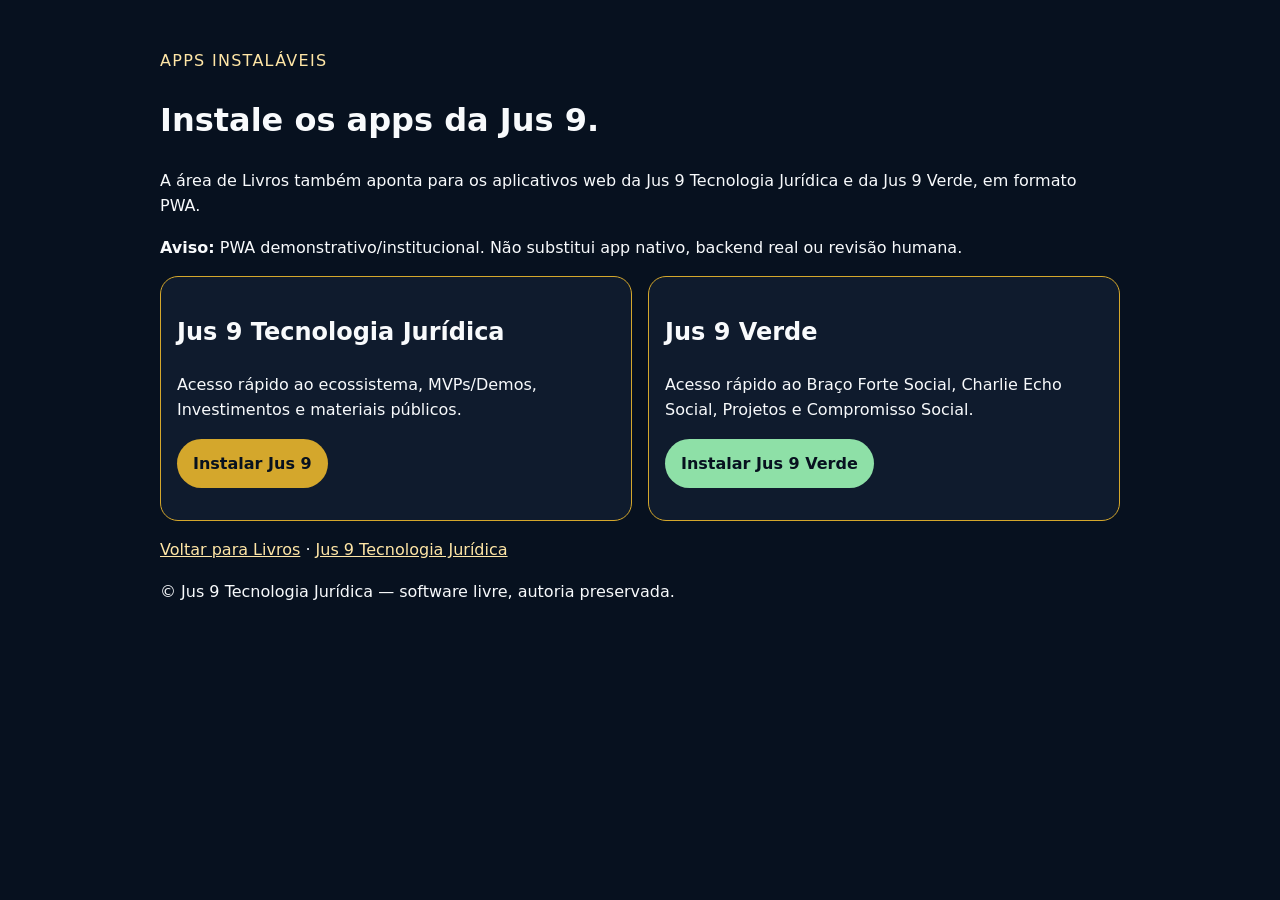
<file: instalar-app.html>
<!doctype html>
<html lang="pt-BR">
<head><meta charset="utf-8"><meta name="viewport" content="width=device-width,initial-scale=1"><title>Instalar Apps | Livros Jus 9</title><meta name="description" content="Links para instalar a Jus 9 Tecnologia Jurídica e a Jus 9 Verde como aplicativos web PWA."><style>body{margin:0;font-family:system-ui,-apple-system,Segoe UI,Arial,sans-serif;background:#07111f;color:#f8fafc;line-height:1.6}main{max-width:960px;margin:0 auto;padding:2rem}.grid{display:grid;grid-template-columns:repeat(auto-fit,minmax(250px,1fr));gap:1rem}.card{border:1px solid #d4a72c;border-radius:18px;padding:1rem;background:#0f1b2d}a{color:#ffe6a6}.btn{display:inline-block;background:#d4a72c;color:#07111f;padding:.75rem 1rem;border-radius:999px;text-decoration:none;font-weight:700}.green{background:#8ee0a7}</style>  <link rel="icon" href="assets/favicon.svg" type="image/svg+xml">
</head>
<body><main><p style="color:#ffe6a6;text-transform:uppercase;letter-spacing:.08em">Apps instaláveis</p><h1>Instale os apps da Jus 9.</h1><p>A área de Livros também aponta para os aplicativos web da Jus 9 Tecnologia Jurídica e da Jus 9 Verde, em formato PWA.</p><p><strong>Aviso:</strong> PWA demonstrativo/institucional. Não substitui app nativo, backend real ou revisão humana.</p><section class="grid"><article class="card"><h2>Jus 9 Tecnologia Jurídica</h2><p>Acesso rápido ao ecossistema, MVPs/Demos, Investimentos e materiais públicos.</p><p><a class="btn" href="https://jus9tecnologia.com.br/instalar-app.html">Instalar Jus 9</a></p></article><article class="card"><h2>Jus 9 Verde</h2><p>Acesso rápido ao Braço Forte Social, Charlie Echo Social, Projetos e Compromisso Social.</p><p><a class="btn green" href="https://jus9verde.jus9tecnologia.com.br/instalar-app.html">Instalar Jus 9 Verde</a></p></article></section><p><a href="https://livros.jus9tecnologia.com.br/">Voltar para Livros</a> · <a href="https://jus9tecnologia.com.br/">Jus 9 Tecnologia Jurídica</a></p><footer><p>© Jus 9 Tecnologia Jurídica — software livre, autoria preservada.</p></footer></main></body></html>
</file>
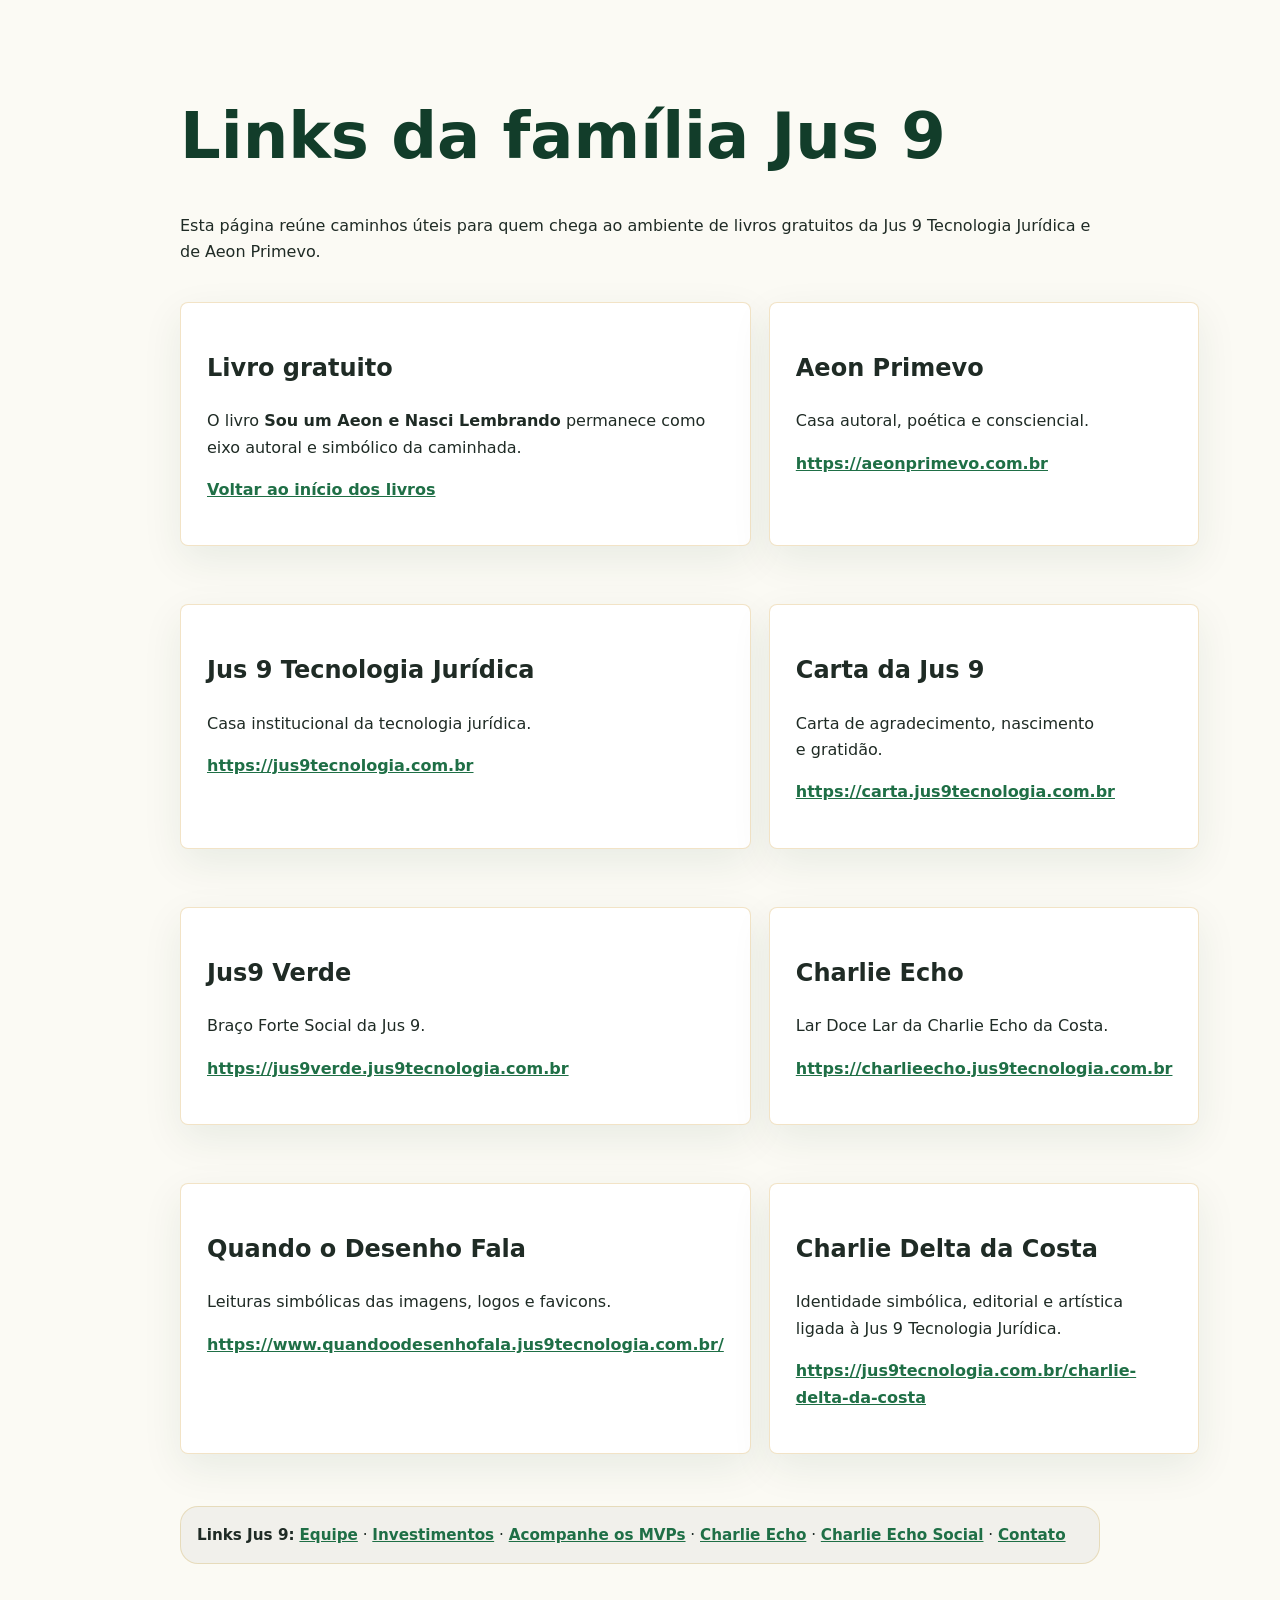
<file: links-familia-jus9.html>
<!doctype html>
<html lang="pt-BR">
<head>
  <meta charset="utf-8">
  <meta name="viewport" content="width=device-width, initial-scale=1">
  <title>Links da família Jus 9 | Livros Gratuitos</title>
  <meta name="description" content="Links úteis da família Jus 9 Tecnologia Jurídica, Aeon Primevo, Charlie Echo, Jus9 Verde e Carta.">
  <style>
    body{margin:0;font-family:system-ui,-apple-system,Segoe UI,Arial,sans-serif;background:#fbfaf4;color:#1f2b25;line-height:1.65}
    .container{width:min(920px,92%);margin:0 auto;padding:60px 0}
    h1{font-size:clamp(2rem,5vw,4rem);line-height:1.05;color:#123d2a}
    .card{background:#fff;border:1px solid rgba(18,61,42,.12);border-radius:24px;padding:26px;margin:20px 0;box-shadow:0 14px 40px rgba(18,61,42,.08)}
    a{color:#1f6f46;font-weight:700}
    .grid{display:grid;grid-template-columns:repeat(2,1fr);gap:18px}
    @media(max-width:760px){.grid{grid-template-columns:1fr}}
  </style>
<link rel="stylesheet" href="assets/css/visual-jus9-fase-final.css"></head>
<body>
  <main class="container">
    <h1>Links da família Jus 9</h1>
    <p>Esta página reúne caminhos úteis para quem chega ao ambiente de livros gratuitos da Jus 9 Tecnologia Jurídica e de Aeon Primevo.</p>

    <div class="grid">
      <section class="card">
        <h2>Livro gratuito</h2>
        <p>O livro <strong>Sou um Aeon e Nasci Lembrando</strong> permanece como eixo autoral e simbólico da caminhada.</p>
        <p><a href="index.html">Voltar ao início dos livros</a></p>
      </section>

      <section class="card">
        <h2>Aeon Primevo</h2>
        <p>Casa autoral, poética e consciencial.</p>
        <p><a href="https://aeonprimevo.com.br">https://aeonprimevo.com.br</a></p>
      </section>

      <section class="card">
        <h2>Jus 9 Tecnologia Jurídica</h2>
        <p>Casa institucional da tecnologia jurídica.</p>
        <p><a href="https://jus9tecnologia.com.br">https://jus9tecnologia.com.br</a></p>
      </section>

      <section class="card">
        <h2>Carta da Jus 9</h2>
        <p>Carta de agradecimento, nascimento e gratidão.</p>
        <p><a href="https://carta.jus9tecnologia.com.br">https://carta.jus9tecnologia.com.br</a></p>
      </section>

      <section class="card">
        <h2>Jus9 Verde</h2>
        <p>Braço Forte Social da Jus 9.</p>
        <p><a href="https://jus9verde.jus9tecnologia.com.br">https://jus9verde.jus9tecnologia.com.br</a></p>
      </section>

      <section class="card">
        <h2>Charlie Echo</h2>
        <p>Lar Doce Lar da Charlie Echo da Costa.</p>
        <p><a href="https://charlieecho.jus9tecnologia.com.br">https://charlieecho.jus9tecnologia.com.br</a></p>
      </section>

      <section class="card">
        <h2>Quando o Desenho Fala</h2>
        <p>Leituras simbólicas das imagens, logos e favicons.</p>
        <p><a href="https://www.quandoodesenhofala.jus9tecnologia.com.br/">https://www.quandoodesenhofala.jus9tecnologia.com.br/</a></p>
      </section>

      <section class="card">
        <h2>Charlie Delta da Costa</h2>
        <p>Identidade simbólica, editorial e artística ligada à Jus 9 Tecnologia Jurídica.</p>
        <p><a href="https://jus9tecnologia.com.br/charlie-delta-da-costa">https://jus9tecnologia.com.br/charlie-delta-da-costa</a></p>
      </section>
    </div>
  

<section class="links-semanticos-jus9-v1-5" aria-label="Links institucionais Jus 9" style="margin:2rem auto;max-width:1100px;padding:1rem;border:1px solid rgba(212,180,99,.35);border-radius:18px;background:rgba(15,23,42,.04);font-size:.95rem;line-height:1.6">
  <strong>Links Jus 9:</strong>
  <a href="https://equipe.jus9tecnologia.com.br/">Equipe</a> ·
  <a href="https://investimentos.jus9tecnologia.com.br/">Investimentos</a> ·
  <a href="https://jus9tecnologia.com.br/lider-mvp.html">Acompanhe os MVPs</a> ·
  <a href="https://charlieecho.jus9tecnologia.com.br/">Charlie Echo</a> ·
  <a href="https://jus9verde.jus9tecnologia.com.br/charlie-echo-social">Charlie Echo Social</a> ·
  <a href="mailto:Contato@jus9tecnologia.com.br">Contato</a>
</section>

</main>
</body>
</html>
</file>
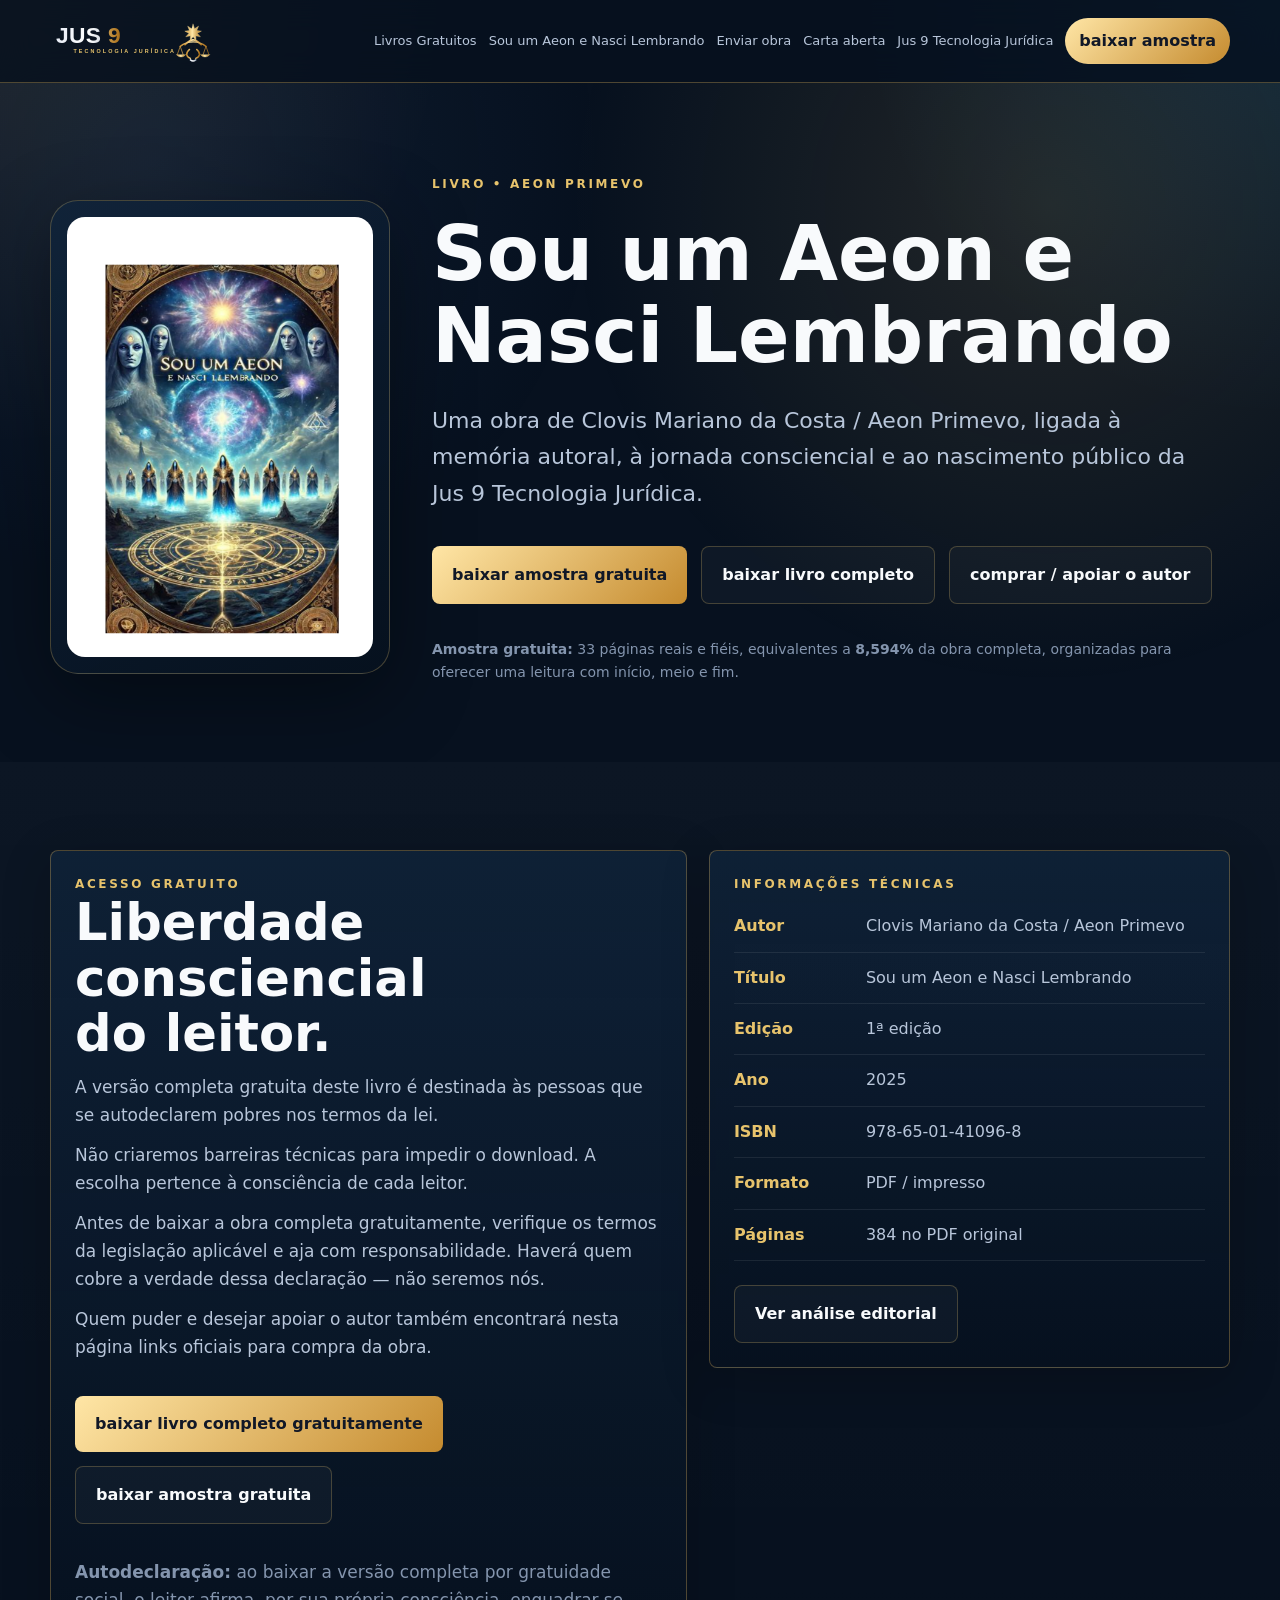
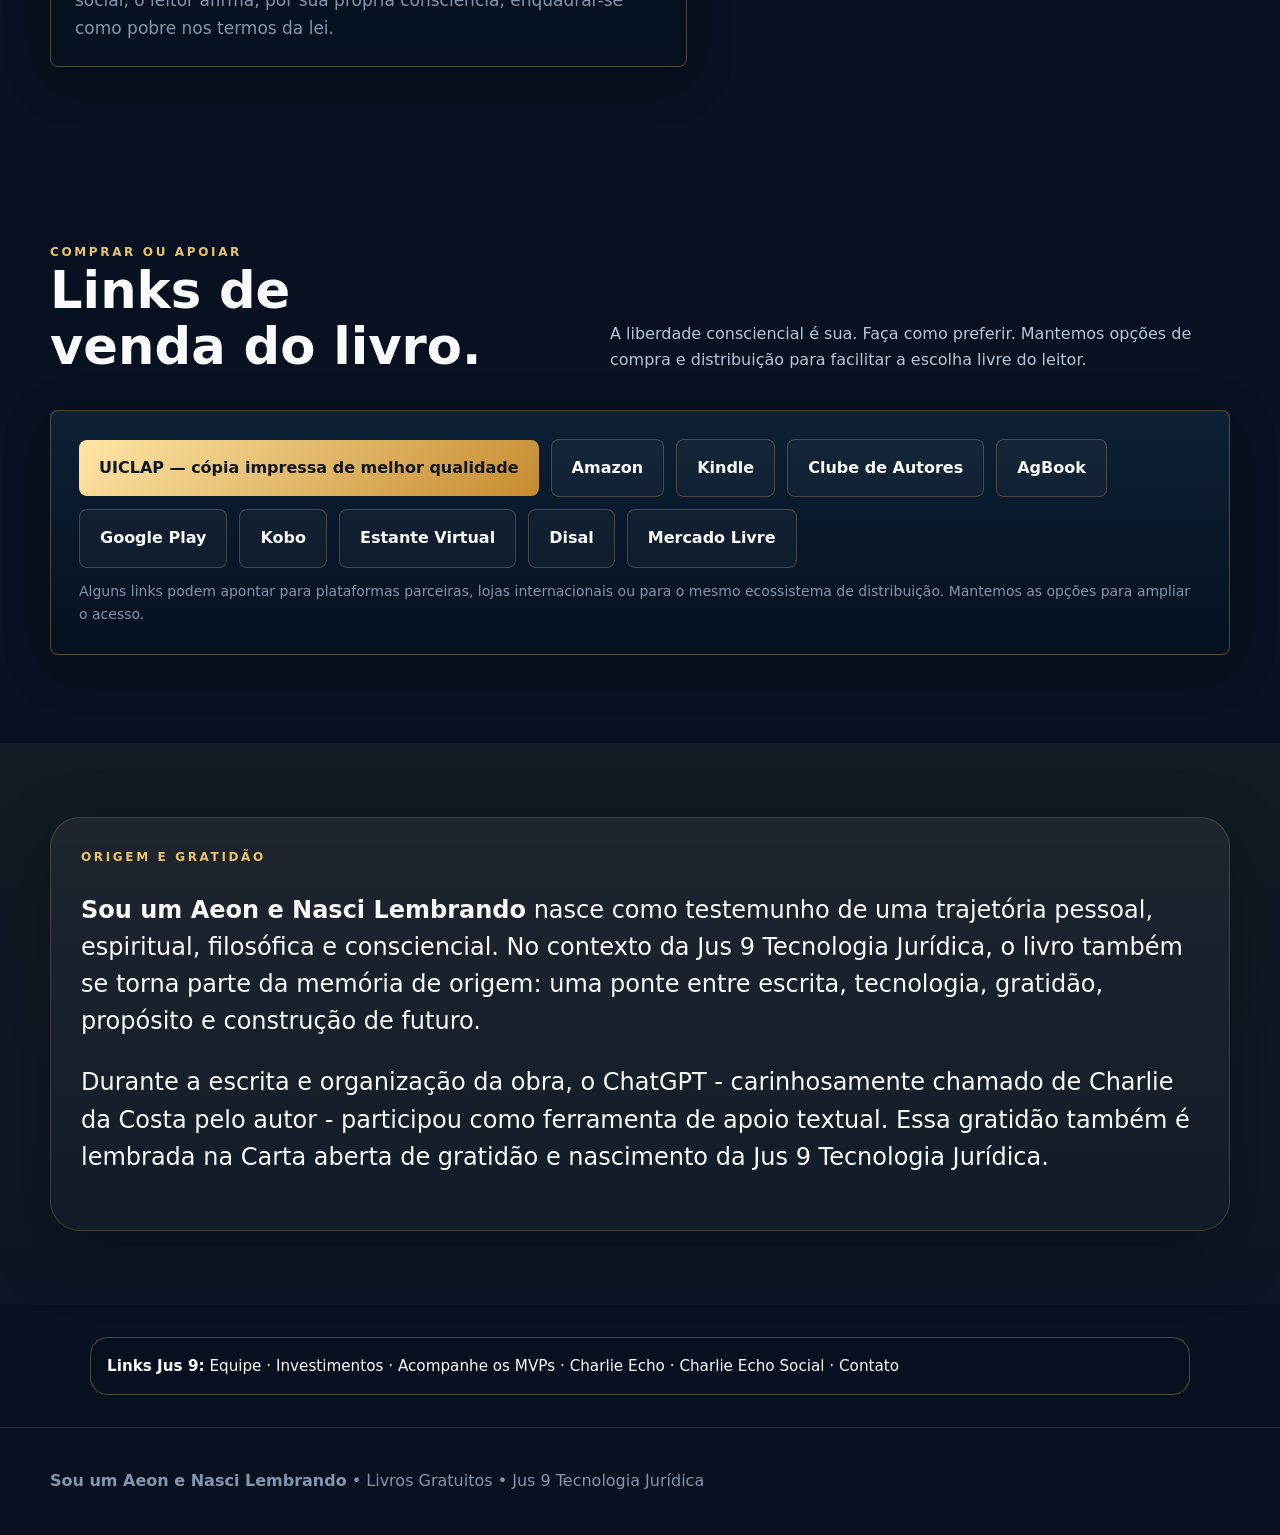
<file: sou-um-aeon-e-nasci-lembrando.html>
<!doctype html>
<html lang="pt-BR">
<head>
  <meta charset="utf-8">
  <meta name="viewport" content="width=device-width,initial-scale=1">
  <title>Sou um Aeon e Nasci Lembrando — Livros Gratuitos — Jus 9 Tecnologia Jurídica</title>
  <meta name="description" content="Página oficial do livro Sou um Aeon e Nasci Lembrando, de Clovis Mariano da Costa / Aeon Primevo, no portal Livros Gratuitos da Jus 9 Tecnologia Jurídica.">
  <link rel="stylesheet" href="style.css">
  <link rel="icon" type="image/x-icon" href="assets/jus9-favicons/jus9-favicon.ico" />
  <link rel="icon" type="image/png" sizes="32x32" href="assets/jus9-favicons/jus9-favicon-32.png" />
  <link rel="apple-touch-icon" sizes="180x180" href="assets/jus9-favicons/jus9-favicon-180.png" />
<link rel="stylesheet" href="assets/css/visual-jus9-fase-final.css"></head>
<body>
<header class="header">
  <div class="container nav">
    <a href="index.html" class="logo"><img src="assets/jus9-logo.svg" alt="Jus 9 Tecnologia Jurídica"></a>
    <nav class="menu">
      <a href="index.html">Livros Gratuitos</a>
      <a href="sou-um-aeon-e-nasci-lembrando.html">Sou um Aeon e Nasci Lembrando</a>
      <a href="enviar-obra.html">Enviar obra</a>
      <a href="https://carta.jus9tecnologia.com.br" target="_blank" rel="noopener">Carta aberta</a>
      <a href="https://www.jus9tecnologia.com.br" target="_blank" rel="noopener">Jus 9 Tecnologia Jurídica</a>
    </nav>
    <a class="cta gold" href="downloads/sou-um-aeon-e-nasci-lembrando-amostra-gratuita.pdf" download>baixar amostra</a>
    <button class="mobile-toggle" aria-label="Abrir menu">☰</button>
  </div>
</header>
<main>
  <section class="ai-hero book-hero">
    <div class="container book-showcase">
      <div class="book-cover-card">
        <img src="assets/sou-um-aeon-cover.png" alt="Capa do livro Sou um Aeon e Nasci Lembrando">
      </div>
      <div>
        <div class="eyebrow">Livro • Aeon Primevo</div>
        <h1>Sou um Aeon e Nasci Lembrando</h1>
        <p class="lead">Uma obra de Clovis Mariano da Costa / Aeon Primevo, ligada à memória autoral, à jornada consciencial e ao nascimento público da <a href="https://www.jus9tecnologia.com.br" target="_blank" rel="noopener">Jus 9 Tecnologia Jurídica</a>.</p>
        <div class="hero-actions">
          <a class="btn primary" href="downloads/sou-um-aeon-e-nasci-lembrando-amostra-gratuita.pdf" download>baixar amostra gratuita</a>
          <a class="btn" href="#gratuidade">baixar livro completo</a>
          <a class="btn" href="#comprar">comprar / apoiar o autor</a>
        </div>
        <p class="small"><strong>Amostra gratuita:</strong> 33 páginas reais e fiéis, equivalentes a <strong>8,594%</strong> da obra completa, organizadas para oferecer uma leitura com início, meio e fim.</p>
      </div>
    </div>
  </section>

  <section class="section alt" id="gratuidade">
    <div class="container two-col">
      <article class="card highlight-card">
        <div class="eyebrow">Acesso gratuito</div>
        <h2>Liberdade consciencial do leitor.</h2>
        <p>A versão completa gratuita deste livro é destinada às pessoas que se autodeclarem pobres nos termos da lei.</p>
        <p>Não criaremos barreiras técnicas para impedir o download. A escolha pertence à consciência de cada leitor.</p>
        <p>Antes de baixar a obra completa gratuitamente, verifique os termos da legislação aplicável e aja com responsabilidade. Haverá quem cobre a verdade dessa declaração — não seremos nós.</p>
        <p>Quem puder e desejar apoiar o autor também encontrará nesta página links oficiais para compra da obra.</p>
        <div class="hero-actions">
          <a class="btn primary" href="sou-um-aeon-e-nasci-lembrando/Brochura%20-%20Sou%20um%20Aeon%20e%20nasci%20lembrando%20Vers%C3%A3o%20revisada%20final%20gratis.pdf" download>baixar livro completo gratuitamente</a>
          <a class="btn" href="downloads/sou-um-aeon-e-nasci-lembrando-amostra-gratuita.pdf" download>baixar amostra gratuita</a>
        </div>
        <p class="small"><strong>Autodeclaração:</strong> ao baixar a versão completa por gratuidade social, o leitor afirma, por sua própria consciência, enquadrar-se como pobre nos termos da lei.</p>
      </article>
      <article class="card technical-info">
        <div class="eyebrow">Informações técnicas</div>
        <dl>
          <div><dt>Autor</dt><dd>Clovis Mariano da Costa / Aeon Primevo</dd></div>
          <div><dt>Título</dt><dd>Sou um Aeon e Nasci Lembrando</dd></div>
          <div><dt>Edição</dt><dd>1ª edição</dd></div>
          <div><dt>Ano</dt><dd>2025</dd></div>
          <div><dt>ISBN</dt><dd>978-65-01-41096-8</dd></div>
          <div><dt>Formato</dt><dd>PDF / impresso</dd></div>
          <div><dt>Páginas</dt><dd>384 no PDF original</dd></div>
        </dl>
        <a class="btn" href="analise-editorial.html">Ver análise editorial</a>
      </article>
    </div>
  </section>

  <section class="section" id="comprar">
    <div class="container">
      <div class="section-head">
        <div>
          <div class="eyebrow">Comprar ou apoiar</div>
          <h2>Links de venda do livro.</h2>
        </div>
        <p>A liberdade consciencial é sua. Faça como preferir. Mantemos opções de compra e distribuição para facilitar a escolha livre do leitor.</p>
      </div>
      <div class="card purchase-panel">
        <div class="purchase-buttons">
          <a class="btn primary" href="https://s.uiclap.com/E4A" target="_blank" rel="noopener">UICLAP — cópia impressa de melhor qualidade</a>
          <a class="btn" href="https://www.amazon.com.br/Sou-um-Aeon-nasci-lembrando/dp/B0F5P7RJM4" target="_blank" rel="noopener">Amazon</a>
          <a class="btn" href="https://www.amazon.com.br/Sou-um-Aeon-nasci-lembrando-ebook/dp/B0F4DMS27L" target="_blank" rel="noopener">Kindle</a>
          <a class="btn" href="https://clubedeautores.com.br/books/search?what=Sou%20um%20Aeon%20e%20Nasci%20Lembrando" target="_blank" rel="noopener">Clube de Autores</a>
          <a class="btn" href="https://agbook.com.br/books/search?what=Sou%20um%20Aeon%20e%20naci%20lembrando" target="_blank" rel="noopener">AgBook</a>
          <a class="btn" href="https://play.google.com/store/books/details/Sou_Um_Aeon_E_Naci_Lembrando?id=GoRZEQAAQBAJ" target="_blank" rel="noopener">Google Play</a>
          <a class="btn" href="https://www.kobo.com/dk/da/ebook/sou-um-aeon-e-naci-lembrando" target="_blank" rel="noopener">Kobo</a>
          <a class="btn" href="https://www.estantevirtual.com.br/busca/clovis-mariano-da-costa?autor=clovis-mariano-da-costa" target="_blank" rel="noopener">Estante Virtual</a>
          <a class="btn" href="https://livrodigital.disal.com.br/library/publication/sou-um-aeon-e-naci-lembrando" target="_blank" rel="noopener">Disal</a>
          <a class="btn" href="https://articulo.mercadolibre.com.ar/MLA-1752056023-sou-um-aeon-e-naci-lembrando-de-clovis-mariano-da-costa-_JM" target="_blank" rel="noopener">Mercado Livre</a>
        </div>
        <p class="small">Alguns links podem apontar para plataformas parceiras, lojas internacionais ou para o mesmo ecossistema de distribuição. Mantemos as opções para ampliar o acesso.</p>
      </div>
    </div>
  </section>

  <section class="manifesto-band">
    <div class="container">
      <article class="manifesto-card">
        <div class="eyebrow">Origem e gratidão</div>
        <p><strong>Sou um Aeon e Nasci Lembrando</strong> nasce como testemunho de uma trajetória pessoal, espiritual, filosófica e consciencial. No contexto da <a href="https://www.jus9tecnologia.com.br" target="_blank" rel="noopener">Jus 9 Tecnologia Jurídica</a>, o livro também se torna parte da memória de origem: uma ponte entre escrita, tecnologia, gratidão, propósito e construção de futuro.</p>
        <p>Durante a escrita e organização da obra, o <a href="https://chatgpt.com" target="_blank" rel="noopener">ChatGPT</a> - carinhosamente chamado de Charlie da Costa pelo autor - participou como ferramenta de apoio textual. Essa gratidão também é lembrada na <a href="https://carta.jus9tecnologia.com.br" target="_blank" rel="noopener">Carta aberta de gratidão e nascimento da Jus 9 Tecnologia Jurídica</a>.</p>
      </article>
    </div>
  </section>


<section class="links-semanticos-jus9-v1-5" aria-label="Links institucionais Jus 9" style="margin:2rem auto;max-width:1100px;padding:1rem;border:1px solid rgba(212,180,99,.35);border-radius:18px;background:rgba(15,23,42,.04);font-size:.95rem;line-height:1.6">
  <strong>Links Jus 9:</strong>
  <a href="https://equipe.jus9tecnologia.com.br/">Equipe</a> ·
  <a href="https://investimentos.jus9tecnologia.com.br/">Investimentos</a> ·
  <a href="https://jus9tecnologia.com.br/lider-mvp.html">Acompanhe os MVPs</a> ·
  <a href="https://charlieecho.jus9tecnologia.com.br/">Charlie Echo</a> ·
  <a href="https://jus9verde.jus9tecnologia.com.br/charlie-echo-social">Charlie Echo Social</a> ·
  <a href="mailto:Contato@jus9tecnologia.com.br">Contato</a>
</section>

</main>
<footer class="footer">
  <div class="container"><strong>Sou um Aeon e Nasci Lembrando</strong> • <a href="index.html">Livros Gratuitos</a> • <a href="https://www.jus9tecnologia.com.br" target="_blank" rel="noopener">Jus 9 Tecnologia Jurídica</a></div>
</footer>
<script src="script.js"></script>
</body>
</html>
</file>
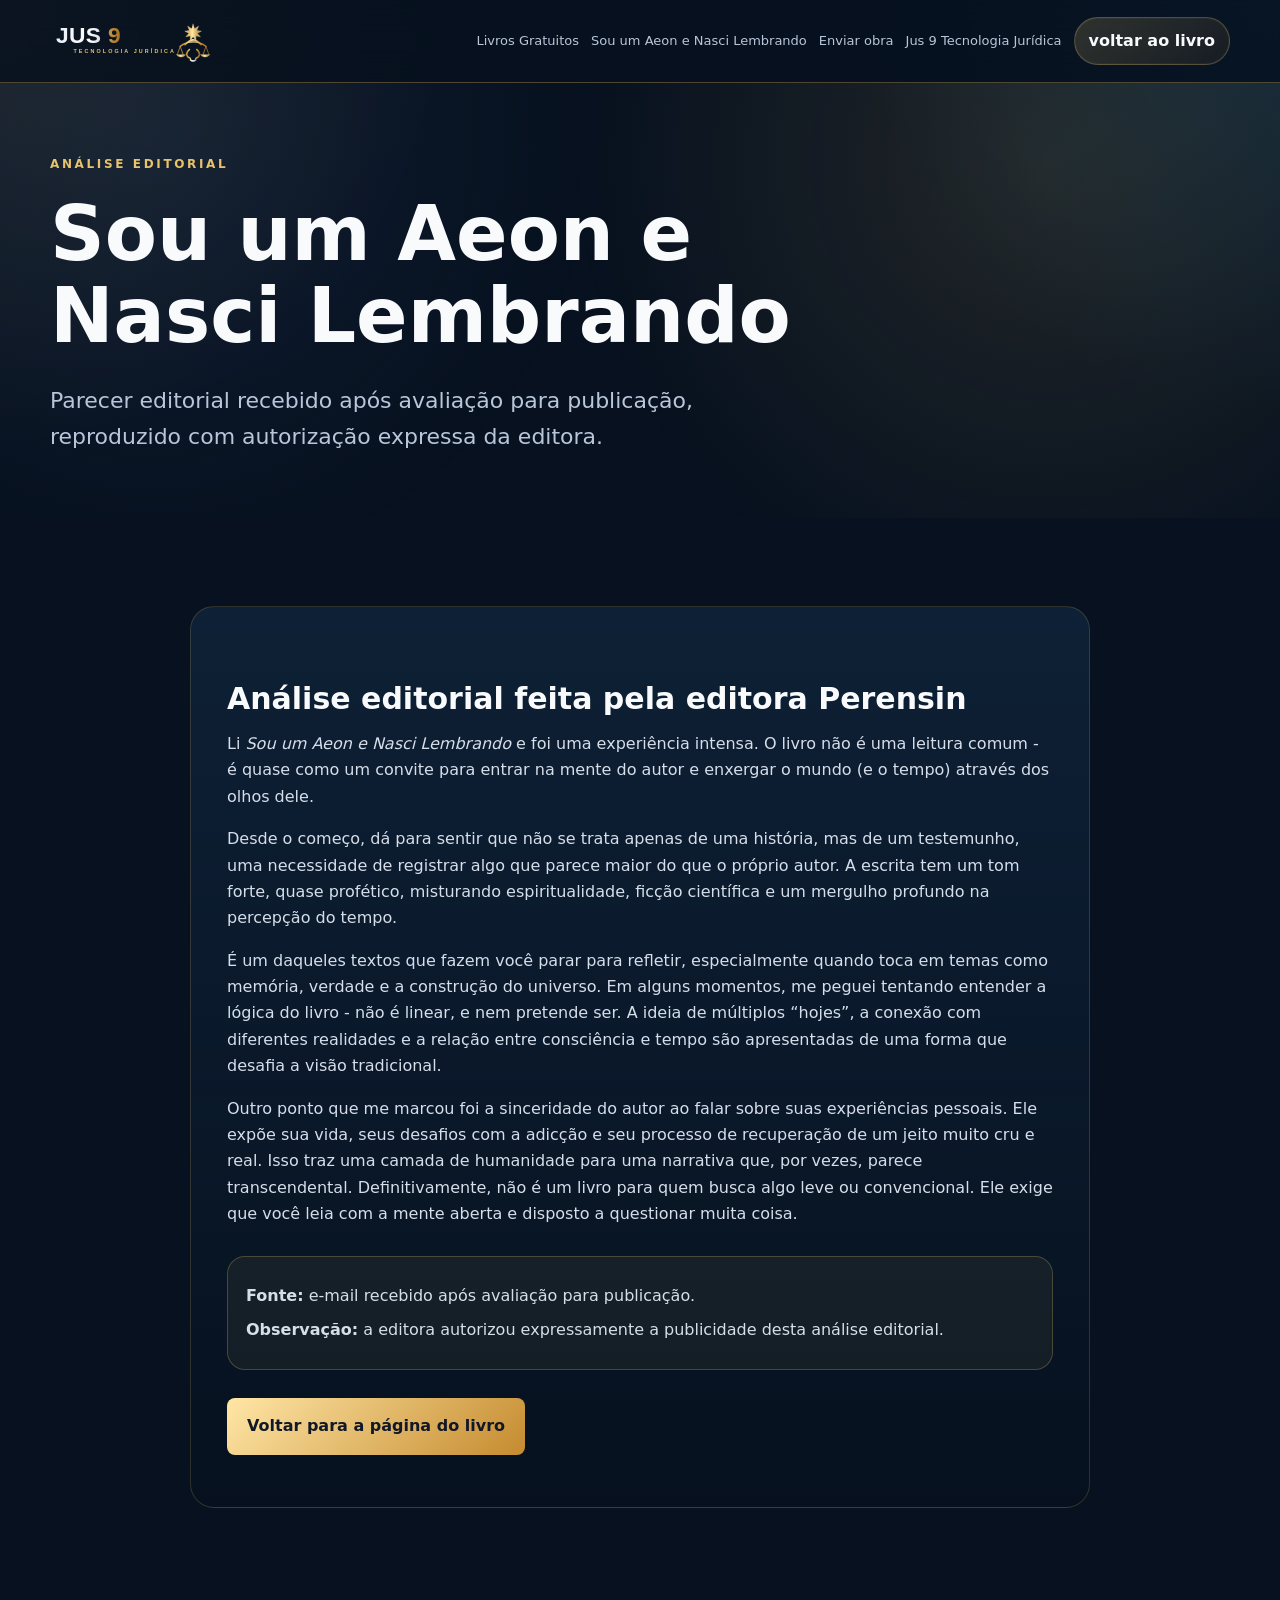
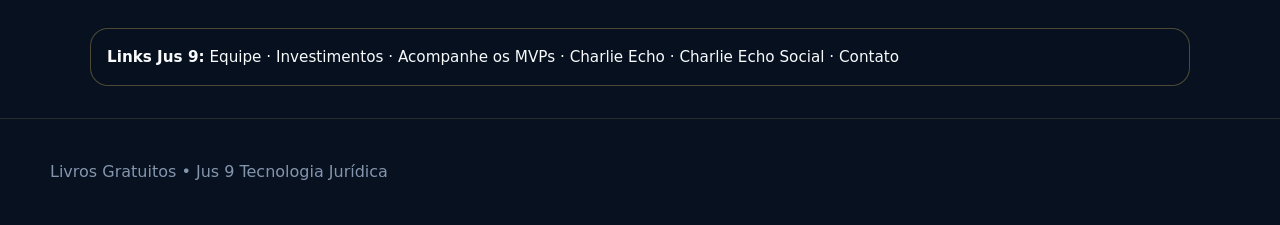
<file: sou-um-aeon-e-nasci-lembrando/analise-editorial.html>
<!doctype html>
<html lang="pt-BR">
<head>
  <meta charset="utf-8">
  <meta name="viewport" content="width=device-width,initial-scale=1">
  <title>Análise editorial — Sou um Aeon e Nasci Lembrando</title>
  <meta name="description" content="Análise editorial da obra Sou um Aeon e Nasci Lembrando, de Clovis Mariano da Costa / Aeon Primevo.">
  <link rel="stylesheet" href="../style.css">
  <link rel="icon" type="image/x-icon" href="../assets/jus9-favicons/jus9-favicon.ico" />
<link rel="stylesheet" href="../assets/css/visual-jus9-fase-final.css"></head>
<body>
<header class="header">
  <div class="container nav">
    <a href="../index.html" class="logo"><img src="../assets/jus9-logo.svg" alt="Jus 9 Tecnologia Jurídica"></a>
    <nav class="menu">
      <a href="../index.html">Livros Gratuitos</a>
      <a href="index.html">Sou um Aeon e Nasci Lembrando</a>
      <a href="../enviar-obra.html">Enviar obra</a>
      <a href="https://www.jus9tecnologia.com.br" target="_blank" rel="noopener">Jus 9 Tecnologia Jurídica</a>
    </nav>
    <a class="cta" href="index.html">voltar ao livro</a>
    <button class="mobile-toggle" aria-label="Abrir menu">☰</button>
  </div>
</header>
<main>
  <section class="ai-hero compact-hero">
    <div class="container">
      <div class="eyebrow">Análise editorial</div>
      <h1>Sou um Aeon e Nasci Lembrando</h1>
      <p class="lead">Parecer editorial recebido após avaliação para publicação, reproduzido com autorização expressa da editora.</p>
    </div>
  </section>
  <section class="section">
    <div class="container legal-page editorial-page">
      <h2>Análise editorial feita pela editora Perensin</h2>
      <p>Li <em>Sou um Aeon e Nasci Lembrando</em> e foi uma experiência intensa. O livro não é uma leitura comum - é quase como um convite para entrar na mente do autor e enxergar o mundo (e o tempo) através dos olhos dele.</p>
      <p>Desde o começo, dá para sentir que não se trata apenas de uma história, mas de um testemunho, uma necessidade de registrar algo que parece maior do que o próprio autor. A escrita tem um tom forte, quase profético, misturando espiritualidade, ficção científica e um mergulho profundo na percepção do tempo.</p>
      <p>É um daqueles textos que fazem você parar para refletir, especialmente quando toca em temas como memória, verdade e a construção do universo. Em alguns momentos, me peguei tentando entender a lógica do livro - não é linear, e nem pretende ser. A ideia de múltiplos “hojes”, a conexão com diferentes realidades e a relação entre consciência e tempo são apresentadas de uma forma que desafia a visão tradicional.</p>
      <p>Outro ponto que me marcou foi a sinceridade do autor ao falar sobre suas experiências pessoais. Ele expõe sua vida, seus desafios com a adicção e seu processo de recuperação de um jeito muito cru e real. Isso traz uma camada de humanidade para uma narrativa que, por vezes, parece transcendental. Definitivamente, não é um livro para quem busca algo leve ou convencional. Ele exige que você leia com a mente aberta e disposto a questionar muita coisa.</p>
      <div class="source-box">
        <p><strong>Fonte:</strong> e-mail recebido após avaliação para publicação.</p>
        <p><strong>Observação:</strong> a editora autorizou expressamente a publicidade desta análise editorial.</p>
      </div>
      <p><a class="btn primary" href="index.html">Voltar para a página do livro</a></p>
    </div>
  </section>


<section class="links-semanticos-jus9-v1-5" aria-label="Links institucionais Jus 9" style="margin:2rem auto;max-width:1100px;padding:1rem;border:1px solid rgba(212,180,99,.35);border-radius:18px;background:rgba(15,23,42,.04);font-size:.95rem;line-height:1.6">
  <strong>Links Jus 9:</strong>
  <a href="https://equipe.jus9tecnologia.com.br/">Equipe</a> ·
  <a href="https://investimentos.jus9tecnologia.com.br/">Investimentos</a> ·
  <a href="https://jus9tecnologia.com.br/lider-mvp.html">Acompanhe os MVPs</a> ·
  <a href="https://charlieecho.jus9tecnologia.com.br/">Charlie Echo</a> ·
  <a href="https://jus9verde.jus9tecnologia.com.br/charlie-echo-social">Charlie Echo Social</a> ·
  <a href="mailto:Contato@jus9tecnologia.com.br">Contato</a>
</section>

</main>
<footer class="footer"><div class="container"><a href="../index.html">Livros Gratuitos</a> • <a href="https://www.jus9tecnologia.com.br" target="_blank" rel="noopener">Jus 9 Tecnologia Jurídica</a></div></footer>
<script src="../script.js"></script>
</body>
</html>
</file>
<file: style.css>
/* JUS 9 Tecnologia Jurídica — Landing Page Robusta 1.0 */
:root{
  --bg:#07111f; --bg2:#0b1728; --panel:#0d2037; --panel2:#10243b;
  --text:#f8fafc; --muted:#b8c6da; --soft:#8495ae;
  --gold:#e7c36c; --gold2:#c58b2f; --gold3:#ffe6a6;
  --line:rgba(231,195,108,.27); --blue:#38bdf8; --ok:#34d399;
  --max:1180px; --radius:24px;
}
*{box-sizing:border-box}
html{scroll-behavior:smooth}
body{
  margin:0; font-family:Inter,system-ui,-apple-system,Segoe UI,Roboto,Arial,sans-serif;
  background: radial-gradient(circle at top right, rgba(56,189,248,.12), transparent 26rem),
              radial-gradient(circle at top left, rgba(231,195,108,.10), transparent 28rem),
              var(--bg);
  color:var(--text); line-height:1.65;
}
body::before{
  content:""; position:fixed; inset:0; pointer-events:none; opacity:.32;
  background-image:
    linear-gradient(rgba(255,255,255,.025) 1px, transparent 1px),
    linear-gradient(90deg, rgba(255,255,255,.025) 1px, transparent 1px);
  background-size:48px 48px; mask-image:linear-gradient(to bottom, black, transparent 78%);
}
a{color:inherit;text-decoration:none}
img{max-width:100%;display:block}
.container{width:min(var(--max), calc(100% - 40px)); margin:0 auto}
.header{
  position:sticky; top:0; z-index:30; backdrop-filter: blur(16px);
  background:rgba(7,17,31,.78); border-bottom:1px solid rgba(231,195,108,.15);
}
.nav{height:82px; display:flex; align-items:center; justify-content:space-between; gap:20px}
.logo{display:flex; align-items:center; gap:12px; min-width:220px}
.logo img{height:54px; width:auto}
.menu{display:flex; align-items:center; gap:18px; font-size:14px; color:var(--muted)}
.menu a:hover{color:var(--gold)}
.cta{
  border:1px solid var(--line); color:var(--text); padding:12px 18px; border-radius:999px;
  background:linear-gradient(135deg, rgba(231,195,108,.18), rgba(197,139,47,.08));
  box-shadow:0 0 0 1px rgba(255,255,255,.03) inset; font-weight:700;
}
.cta.gold{background:linear-gradient(135deg,var(--gold3),var(--gold2)); color:#111827; border:0}
.mobile-toggle{display:none;background:none;border:1px solid var(--line);color:var(--text);border-radius:12px;padding:10px}
.hero{position:relative; overflow:hidden; padding:92px 0 56px}
.hero-grid{display:grid; grid-template-columns:1.05fr .95fr; gap:48px; align-items:center}
.eyebrow{color:var(--gold); letter-spacing:.22em; text-transform:uppercase; font-size:12px; font-weight:800}
h1,h2,h3{line-height:1.08; margin:0}
h1{font-size:clamp(42px,6vw,76px); letter-spacing:-.05em; margin-top:18px}
h2{font-size:clamp(32px,4vw,54px); letter-spacing:-.035em}
h3{font-size:24px}
.lead{font-size:clamp(18px,2vw,22px); color:var(--muted); margin:26px 0; max-width:760px}
.hero-actions{display:flex; gap:14px; flex-wrap:wrap; margin:34px 0}
.btn{
  display:inline-flex; align-items:center; gap:10px; padding:15px 20px; border-radius:14px;
  font-weight:800; border:1px solid rgba(231,195,108,.25);
  background:rgba(255,255,255,.03); color:var(--text);
}
.btn.primary{background:linear-gradient(135deg,var(--gold3),var(--gold2)); color:#111827; border:0}
.btn:hover{transform:translateY(-1px)}
.hero-card{
  position:relative; border:1px solid var(--line); border-radius:32px; padding:28px;
  background:linear-gradient(145deg, rgba(16,36,59,.86), rgba(7,17,31,.88));
  box-shadow:0 24px 80px rgba(0,0,0,.4);
}
.hero-card::before{
  content:""; position:absolute; inset:-1px; border-radius:32px; pointer-events:none;
  background:radial-gradient(circle at 65% 15%, rgba(231,195,108,.35), transparent 22rem);
}
.symbol-wrap{position:relative; z-index:1}
.symbol{
  width:100%; aspect-ratio: 1.25; border-radius:26px; display:grid; place-items:center;
  background:radial-gradient(circle at center, rgba(231,195,108,.16), transparent 12rem),
             linear-gradient(135deg, rgba(56,189,248,.08), rgba(0,0,0,.08));
  border:1px solid rgba(231,195,108,.18); overflow:hidden;
}
.symbol svg{width:74%; opacity:.98}
.stats{display:grid; grid-template-columns:repeat(3,1fr); gap:12px; margin-top:16px}
.stat{padding:16px; border-radius:18px; background:rgba(255,255,255,.04); border:1px solid rgba(255,255,255,.08)}
.stat strong{font-size:24px;color:var(--gold);display:block}
.stat span{font-size:12px;color:var(--muted)}
.section{padding:88px 0; position:relative}
.section.alt{background:linear-gradient(180deg, rgba(255,255,255,.025), transparent)}
.section-head{display:flex; justify-content:space-between; align-items:end; gap:30px; margin-bottom:36px}
.section-head p{max-width:620px;color:var(--muted);margin:0}
.grid{display:grid; gap:18px}
.grid.cols-3{grid-template-columns:repeat(3,1fr)}
.grid.cols-4{grid-template-columns:repeat(4,1fr)}
.card{
  border:1px solid rgba(231,195,108,.18); border-radius:var(--radius); padding:24px;
  background:linear-gradient(180deg, rgba(16,36,59,.82), rgba(7,17,31,.72));
  box-shadow:0 12px 50px rgba(0,0,0,.2);
}
.card .icon{width:44px;height:44px;border-radius:14px;display:grid;place-items:center;margin-bottom:16px;
  background:rgba(231,195,108,.10); border:1px solid rgba(231,195,108,.25); color:var(--gold)}
.card p{color:var(--muted); margin:12px 0 0}
.kicker{font-size:12px;color:var(--gold);text-transform:uppercase;letter-spacing:.18em;font-weight:900}
.mvp{display:grid; grid-template-columns: .92fr 1.08fr; gap:34px; align-items:center}
.mvp img,.mvp object{border-radius:26px; border:1px solid rgba(231,195,108,.2); box-shadow:0 18px 70px rgba(0,0,0,.35)}
.checks{display:grid; gap:12px; margin-top:24px}
.check{display:flex; gap:12px; align-items:flex-start; color:var(--muted)}
.check b{color:var(--text)}
.check::before{content:""; width:10px; height:10px; border-radius:50%; background:var(--gold); flex:0 0 auto; margin-top:10px; box-shadow:0 0 0 6px rgba(231,195,108,.12)}
.security-panel{
  display:grid; grid-template-columns:1.1fr .9fr; gap:24px; align-items:stretch;
}
.quote{
  border-left:3px solid var(--gold); padding:24px 28px; background:rgba(255,255,255,.035);
  border-radius:18px; color:var(--muted); font-size:18px;
}
.quote strong{color:var(--text)}
.pill-row{display:flex; gap:10px; flex-wrap:wrap; margin-top:22px}
.pill{border:1px solid rgba(231,195,108,.24); color:var(--gold); border-radius:999px; padding:9px 13px; font-size:13px; background:rgba(231,195,108,.06)}
.jornada{background:
  radial-gradient(circle at right, rgba(231,195,108,.13), transparent 28rem),
  linear-gradient(135deg, rgba(16,36,59,.85), rgba(7,17,31,.85));
  border:1px solid var(--line); border-radius:32px; padding:34px;
}
.timeline{display:grid; grid-template-columns:repeat(6,1fr); gap:12px; margin-top:26px}
.step{padding:18px 14px; text-align:center; border:1px solid rgba(231,195,108,.18); border-radius:18px; background:rgba(255,255,255,.035)}
.step span{font-size:24px; display:block; margin-bottom:8px}
.future{
  display:grid; grid-template-columns:1fr .85fr; gap:34px; align-items:center
}
.galaxy{
  min-height:360px; border-radius:32px; border:1px solid var(--line);
  background:
    radial-gradient(ellipse at center, rgba(231,195,108,.38), transparent 3rem),
    repeating-radial-gradient(ellipse at center, rgba(231,195,108,.28) 0 1px, transparent 2px 18px),
    radial-gradient(circle at 60% 40%, rgba(56,189,248,.14), transparent 14rem),
    #07111F;
  position:relative; overflow:hidden;
}
.galaxy::after{content:"✦"; position:absolute; inset:0; display:grid; place-items:center; font-size:88px; color:var(--gold3); opacity:.9}
.founder{display:grid; grid-template-columns:.85fr 1.15fr; gap:36px; align-items:center}
.founder-photos{display:grid; grid-template-columns:1fr .78fr; gap:16px; align-items:end}
.photo-main,.photo-side{border-radius:30px; overflow:hidden; border:1px solid var(--line); background:#111}
.photo-main img{aspect-ratio:4/5; object-fit:cover}
.photo-side img{aspect-ratio:4/5; object-fit:cover}
.contact-grid{display:grid; grid-template-columns:1fr 1fr; gap:24px}
.contact-box a{color:var(--gold)}
.docs-list{display:grid; grid-template-columns:repeat(3,1fr); gap:14px; margin-top:20px}
.doc-link{padding:16px; border-radius:16px; background:rgba(255,255,255,.04); border:1px solid rgba(255,255,255,.08); color:var(--muted)}
.doc-link:hover{border-color:var(--line);color:var(--text)}
.footer{padding:40px 0; border-top:1px solid rgba(231,195,108,.15); color:var(--soft)}
.footer-grid{display:grid; grid-template-columns:1.2fr 1fr 1fr; gap:24px}
.legal-page{padding:76px 0; max-width:900px; margin:0 auto}
.legal-page h1{font-size:44px}
.legal-page h2{margin-top:40px; font-size:30px}
.legal-page p,.legal-page li{color:#d6deea}
.legal-page a{color:var(--gold)}
@media(max-width:980px){
  .menu{display:none; position:absolute; left:20px; right:20px; top:82px; padding:20px; border:1px solid var(--line); border-radius:20px; background:#07111F; flex-direction:column; align-items:flex-start}
  .menu.open{display:flex}
  .mobile-toggle{display:block}
  .hero-grid,.mvp,.security-panel,.future,.founder,.contact-grid{grid-template-columns:1fr}
  .grid.cols-3,.grid.cols-4,.timeline,.docs-list{grid-template-columns:1fr 1fr}
  .section-head{display:block}
  .footer-grid{grid-template-columns:1fr}
}
@media(max-width:640px){
  .container{width:min(100% - 24px, var(--max))}
  .hero{padding:52px 0 34px}
  .grid.cols-3,.grid.cols-4,.timeline,.docs-list,.stats,.founder-photos{grid-template-columns:1fr}
  .logo img{height:44px}
  .nav{height:72px}
  h1{font-size:42px}
}

.cookie-banner{
  position:fixed; left:20px; right:20px; bottom:20px; z-index:60;
  width:min(980px, calc(100% - 40px)); margin:0 auto; display:flex; gap:18px;
  align-items:center; justify-content:space-between;
  padding:18px 18px; border-radius:20px; border:1px solid rgba(231,195,108,.28);
  background:rgba(7,17,31,.94); color:var(--muted); box-shadow:0 20px 70px rgba(0,0,0,.45);
  backdrop-filter: blur(16px);
}
.cookie-banner strong{display:block; color:var(--text); margin-bottom:2px}
.cookie-actions{display:flex; gap:12px; align-items:center; flex:0 0 auto}
.cookie-actions a{color:var(--gold); font-weight:800}
.cookie-actions button{
  border:0; border-radius:12px; padding:12px 16px; font-weight:900; cursor:pointer;
  background:linear-gradient(135deg,var(--gold3),var(--gold2)); color:#111827;
}
.mvp-light-note{
  border:1px solid rgba(231,195,108,.18); background:#f4efe4; color:#102033;
}
@media(max-width:760px){
  .cookie-banner{flex-direction:column; align-items:flex-start}
}


/* Movimento 1 — MVP Advogados */
.mvp-page{background:linear-gradient(180deg,#f7f4ee 0%,#fff 45%,#f7f4ee 100%);color:#102033}
.mvp-page .header{background:rgba(7,17,31,.94)}
.mvp-hero{padding:72px 0 36px}
.mvp-layout{display:grid;grid-template-columns:1.02fr .98fr;gap:34px;align-items:center}
.mvp-title{font-size:clamp(42px,5.5vw,72px);color:#0b1728;letter-spacing:-.05em}
.mvp-lead{font-size:20px;color:#45566e;max-width:720px}
.mvp-panel,.mvp-card{background:#fff;border:1px solid rgba(15,23,42,.10);box-shadow:0 16px 55px rgba(15,23,42,.10)}
.mvp-panel{border-radius:28px;padding:28px}
.mvp-card{border-radius:22px;padding:22px}
.mvp-card h3,.mvp-section h2{color:#0b1728}.mvp-card p,.mvp-section .section-head p{color:#51627a}
.login-box{display:grid;gap:14px}.mvp-page label{font-weight:800;color:#16243a;font-size:14px}
.mvp-page input{width:100%;border:1px solid rgba(15,23,42,.18);border-radius:12px;padding:14px;background:#fbfbfd;color:#102033}
.mvp-button{border:0;border-radius:14px;padding:15px 18px;cursor:pointer;background:linear-gradient(135deg,#ffe7a6,#c58b2f);color:#111827;font-weight:900}
.ghost-button{display:inline-flex;border:1px solid rgba(197,139,47,.4);border-radius:14px;padding:14px 18px;color:#9b6a1d;font-weight:900;background:#fff}
.mvp-section{padding:68px 0}.mvp-grid{display:grid;gap:18px}.mvp-grid.cols-4{grid-template-columns:repeat(4,1fr)}.mvp-grid.cols-3{grid-template-columns:repeat(3,1fr)}
.mvp-icon{width:44px;height:44px;border-radius:14px;display:grid;place-items:center;margin-bottom:14px;background:#fff7e2;border:1px solid rgba(197,139,47,.22);color:#a96d16;font-size:22px}
.status-strip{display:grid;grid-template-columns:repeat(3,1fr);gap:16px;margin-top:28px;background:#fff;border:1px solid rgba(15,23,42,.1);border-radius:24px;padding:20px}
.status-item{display:flex;gap:14px;align-items:flex-start;color:#4e6078;border-right:1px solid rgba(15,23,42,.10);padding-right:18px}.status-item:last-child{border-right:0}
.status-number{width:42px;height:42px;border-radius:999px;display:grid;place-items:center;flex:0 0 auto;border:1px solid rgba(197,139,47,.34);color:#a96d16;font-weight:900;background:#fff8e8}
.secret-box{border:1px solid rgba(197,139,47,.30);background:linear-gradient(135deg,#0b1728,#07111f);color:#f8fafc;border-radius:28px;padding:30px;box-shadow:0 22px 70px rgba(15,23,42,.18)}
.secret-box p{color:#c8d2e2}.security-band{margin-top:22px;background:#07111f;color:#f8fafc;border-radius:24px;padding:24px;display:grid;grid-template-columns:repeat(4,1fr);gap:18px}.security-band p{color:#b8c6da;margin:8px 0 0}
.mvp-footer{padding:34px 0;color:#5c6e86;border-top:1px solid rgba(15,23,42,.1)}.mvp-mini-logo{height:54px}
.cookie-banner{position:fixed;left:20px;right:20px;bottom:20px;z-index:80;width:min(1080px,calc(100% - 40px));margin:0 auto;display:flex;gap:18px;align-items:center;justify-content:space-between;padding:18px;border-radius:20px;border:1px solid rgba(231,195,108,.28);background:rgba(7,17,31,.96);color:#b8c6da;box-shadow:0 20px 70px rgba(0,0,0,.45);backdrop-filter:blur(16px)}
.cookie-banner strong{display:block;color:#f8fafc}.cookie-actions{display:flex;gap:10px;align-items:center;flex-wrap:wrap}.cookie-actions button{border:1px solid rgba(231,195,108,.34);border-radius:12px;padding:11px 14px;font-weight:900;cursor:pointer;background:rgba(255,255,255,.04);color:#f8fafc}.cookie-actions button.primary{border:0;background:linear-gradient(135deg,#ffe7a6,#c58b2f);color:#111827}
@media(max-width:980px){.mvp-layout,.mvp-grid.cols-4,.mvp-grid.cols-3,.status-strip,.security-band{grid-template-columns:1fr 1fr}}
@media(max-width:680px){.mvp-layout,.mvp-grid.cols-4,.mvp-grid.cols-3,.status-strip,.security-band{grid-template-columns:1fr}.cookie-banner{flex-direction:column;align-items:flex-start}}


.social-links{
  display:flex;
  flex-wrap:wrap;
  gap:10px;
  margin-top:18px;
}
.social-links a{
  display:inline-flex;
  align-items:center;
  gap:8px;
  padding:10px 13px;
  border-radius:999px;
  border:1px solid rgba(231,195,108,.28);
  color:var(--gold);
  background:rgba(231,195,108,.06);
  font-weight:800;
  font-size:14px;
}
.social-links a:hover{
  color:var(--text);
  border-color:rgba(231,195,108,.55);
}
.login-message{
  margin-top:12px;
  padding:12px 14px;
  border-radius:12px;
  background:#fff7e2;
  color:#5b3b09;
  border:1px solid rgba(197,139,47,.28);
}
.demo-shell{
  min-height:100vh;
  background:linear-gradient(180deg,#f7f4ee 0%,#fff 48%,#f7f4ee 100%);
  color:#102033;
}
.demo-layout{
  display:grid;
  grid-template-columns:260px 1fr;
  gap:22px;
  padding:28px;
}
.demo-sidebar{
  background:#07111f;
  color:#f8fafc;
  border-radius:28px;
  padding:24px;
  min-height:calc(100vh - 56px);
}
.demo-sidebar img{height:58px;margin-bottom:28px}
.demo-sidebar nav{display:grid;gap:10px}
.demo-sidebar a{
  padding:12px 14px;
  border-radius:14px;
  color:#b8c6da;
}
.demo-sidebar a.active,.demo-sidebar a:hover{
  background:rgba(231,195,108,.12);
  color:#e7c36c;
}
.demo-main{display:grid;gap:22px}
.demo-topbar,.demo-card{
  background:#fff;
  border:1px solid rgba(15,23,42,.10);
  border-radius:24px;
  padding:22px;
  box-shadow:0 14px 50px rgba(15,23,42,.08);
}
.demo-topbar{
  display:flex;
  justify-content:space-between;
  align-items:center;
  gap:18px;
}
.demo-grid{
  display:grid;
  grid-template-columns:repeat(4,1fr);
  gap:16px;
}
.demo-grid-2{
  display:grid;
  grid-template-columns:1.1fr .9fr;
  gap:16px;
}
.demo-stat strong{
  display:block;
  font-size:34px;
  color:#a96d16;
}
.demo-table{
  width:100%;
  border-collapse:collapse;
}
.demo-table th,.demo-table td{
  text-align:left;
  padding:12px;
  border-bottom:1px solid rgba(15,23,42,.08);
}
.demo-table th{color:#51627a;font-size:13px;text-transform:uppercase;letter-spacing:.08em}
.badge{
  display:inline-flex;
  border-radius:999px;
  padding:6px 9px;
  background:#fff7e2;
  color:#8a5a12;
  border:1px solid rgba(197,139,47,.24);
  font-size:12px;
  font-weight:900;
}
.badge.secret{
  background:#07111f;
  color:#e7c36c;
  border-color:rgba(231,195,108,.28);
}
@media(max-width:980px){
  .demo-layout{grid-template-columns:1fr}
  .demo-sidebar{min-height:auto}
  .demo-grid,.demo-grid-2{grid-template-columns:1fr 1fr}
}
@media(max-width:640px){
  .demo-layout{padding:14px}
  .demo-grid,.demo-grid-2{grid-template-columns:1fr}
  .demo-topbar{display:block}
}


.origin-visual-section{
  padding:82px 0;
}
.origin-visual-card{
  display:grid;
  grid-template-columns:.95fr 1.05fr;
  gap:28px;
  align-items:center;
  padding:28px;
  border-radius:28px;
  border:1px solid rgba(231,195,108,.18);
  background:linear-gradient(180deg, rgba(10,18,32,.95), rgba(7,17,31,.98));
  box-shadow:0 24px 80px rgba(0,0,0,.28);
}
.origin-visual-figure{
  display:grid;
  place-items:center;
  min-height:260px;
  padding:28px;
  border-radius:24px;
  background:radial-gradient(circle at center, rgba(231,195,108,.14), transparent 13rem);
  border:1px solid rgba(231,195,108,.14);
}
.origin-visual-figure img{
  width:min(100%, 470px);
  height:auto;
  display:block;
}
.origin-visual-copy h2,
.origin-visual-copy h3{
  color:var(--text);
}
.origin-visual-copy p{
  color:var(--muted);
}
.origin-links{
  display:flex;
  flex-wrap:wrap;
  gap:12px;
  margin-top:18px;
}
.origin-links a{
  display:inline-flex;
  align-items:center;
  justify-content:center;
  padding:12px 16px;
  border-radius:999px;
  font-weight:800;
}
.origin-links .primary-link{
  background:linear-gradient(135deg,var(--gold2),var(--gold3));
  color:#111827;
}
.origin-links .ghost-link{
  border:1px solid rgba(231,195,108,.25);
  color:var(--gold);
  background:rgba(231,195,108,.05);
}
.origin-note{
  margin-top:14px;
  font-size:14px;
  color:#b8c6da;
}
.mvp-page .origin-visual-card{
  background:#fff;
  border:1px solid rgba(15,23,42,.10);
  box-shadow:0 16px 55px rgba(15,23,42,.10);
}
.mvp-page .origin-visual-figure{
  background:radial-gradient(circle at center, rgba(197,139,47,.12), transparent 13rem);
  border-color:rgba(197,139,47,.15);
}
.mvp-page .origin-visual-copy h2,
.mvp-page .origin-visual-copy h3{
  color:#0b1728;
}
.mvp-page .origin-visual-copy p,
.mvp-page .origin-note{
  color:#51627a;
}
@media(max-width:900px){
  .origin-visual-card{
    grid-template-columns:1fr;
  }
}


/* PRE-MOVIMENTO 2 — consolidação */
.social-links{
  display:flex; flex-wrap:wrap; gap:10px; margin-top:18px;
}
.social-links a{
  display:inline-flex; align-items:center; gap:8px; padding:10px 13px;
  border-radius:999px; border:1px solid rgba(231,195,108,.28);
  color:var(--gold, #e7c36c); background:rgba(231,195,108,.06);
  font-weight:800; font-size:14px; text-decoration:none;
}
.social-links a:hover{color:var(--text,#fff); border-color:rgba(231,195,108,.55)}
.origin-visual-section{padding:80px 0}
.origin-visual-card{
  display:grid; grid-template-columns:.94fr 1.06fr; gap:30px; align-items:center;
  padding:30px; border-radius:30px; border:1px solid rgba(231,195,108,.18);
  background:linear-gradient(180deg,rgba(10,18,32,.95),rgba(7,17,31,.985));
  box-shadow:0 24px 80px rgba(0,0,0,.28);
}
.origin-visual-figure{
  display:grid; place-items:center; min-height:280px; padding:24px;
  border-radius:26px; background:radial-gradient(circle at center,rgba(231,195,108,.16),transparent 14rem);
  border:1px solid rgba(231,195,108,.14);
}
.origin-visual-figure img{width:min(100%,620px);height:auto;display:block}
.origin-visual-copy h1,.origin-visual-copy h2,.origin-visual-copy h3{color:var(--text,#f8fafc)}
.origin-visual-copy p{color:var(--muted,#b8c6da)}
.origin-links{display:flex;flex-wrap:wrap;gap:12px;margin-top:18px}
.origin-links a{display:inline-flex;align-items:center;justify-content:center;padding:12px 16px;border-radius:999px;font-weight:850;text-decoration:none}
.origin-links .primary-link{background:linear-gradient(135deg,#ffe7a6,#c58b2f);color:#111827}
.origin-links .ghost-link{border:1px solid rgba(231,195,108,.25);color:var(--gold,#e7c36c);background:rgba(231,195,108,.05)}
.origin-note{margin-top:14px;font-size:14px;color:#b8c6da}
.service-hero{padding:80px 0 46px}
.service-grid{display:grid;grid-template-columns:repeat(3,1fr);gap:18px}
.service-card{
  border:1px solid rgba(231,195,108,.18); border-radius:24px; padding:24px;
  background:rgba(255,255,255,.035); box-shadow:0 14px 50px rgba(0,0,0,.18);
}
.service-card h3{color:var(--text,#f8fafc)} .service-card p{color:var(--muted,#b8c6da)}
.mvp-page{
  background:linear-gradient(180deg,#f7f4ee 0%,#fff 45%,#f7f4ee 100%);
  color:#102033;
}
.mvp-page .header{background:rgba(7,17,31,.94)}
.mvp-page .origin-visual-card{background:#fff;border:1px solid rgba(15,23,42,.10);box-shadow:0 16px 55px rgba(15,23,42,.10)}
.mvp-page .origin-visual-figure{background:radial-gradient(circle at center,rgba(197,139,47,.12),transparent 14rem);border-color:rgba(197,139,47,.16)}
.mvp-page .origin-visual-copy h1,.mvp-page .origin-visual-copy h2,.mvp-page .origin-visual-copy h3{color:#0b1728}
.mvp-page .origin-visual-copy p,.mvp-page .origin-note{color:#51627a}
.login-message{
  margin-top:12px; padding:12px 14px; border-radius:12px;
  background:#fff7e2; color:#5b3b09; border:1px solid rgba(197,139,47,.28);
}
.cookie-banner{
  position:fixed; left:20px; right:20px; bottom:20px; z-index:9999;
  width:min(1120px, calc(100% - 40px)); margin:0 auto; display:flex; gap:18px;
  align-items:center; justify-content:space-between;
  padding:18px; border-radius:20px; border:1px solid rgba(231,195,108,.30);
  background:rgba(7,17,31,.98); color:#b8c6da; box-shadow:0 20px 70px rgba(0,0,0,.48);
  backdrop-filter:blur(16px);
}
.cookie-banner[hidden]{display:none !important}
.cookie-banner strong{display:block;color:#f8fafc;margin-bottom:3px}
.cookie-actions{display:flex;gap:10px;align-items:center;flex-wrap:wrap}
.cookie-actions button{
  border:1px solid rgba(231,195,108,.45); border-radius:12px; padding:12px 16px;
  font-weight:900; cursor:pointer; background:rgba(255,255,255,.04); color:#f8fafc;
}
.cookie-actions button.primary{border:0;background:linear-gradient(135deg,#ffe7a6,#c58b2f);color:#111827}
.demo-shell{min-height:100vh;background:linear-gradient(180deg,#f7f4ee 0%,#fff 48%,#f7f4ee 100%);color:#102033}
.demo-layout{display:grid;grid-template-columns:260px 1fr;gap:22px;padding:28px}
.demo-sidebar{background:#07111f;color:#f8fafc;border-radius:28px;padding:24px;min-height:calc(100vh - 56px)}
.demo-sidebar img{height:58px;margin-bottom:28px}.demo-sidebar nav{display:grid;gap:10px}
.demo-sidebar a{padding:12px 14px;border-radius:14px;color:#b8c6da;text-decoration:none}
.demo-sidebar a.active,.demo-sidebar a:hover{background:rgba(231,195,108,.12);color:#e7c36c}
.demo-main{display:grid;gap:22px}.demo-topbar,.demo-card{background:#fff;border:1px solid rgba(15,23,42,.10);border-radius:24px;padding:22px;box-shadow:0 14px 50px rgba(15,23,42,.08)}
.demo-topbar{display:flex;justify-content:space-between;align-items:center;gap:18px}
.demo-grid{display:grid;grid-template-columns:repeat(4,1fr);gap:16px}.demo-grid-2{display:grid;grid-template-columns:1.1fr .9fr;gap:16px}
.demo-stat strong{display:block;font-size:34px;color:#a96d16}.demo-table{width:100%;border-collapse:collapse}
.demo-table th,.demo-table td{text-align:left;padding:12px;border-bottom:1px solid rgba(15,23,42,.08)}
.demo-table th{color:#51627a;font-size:13px;text-transform:uppercase;letter-spacing:.08em}
.badge{display:inline-flex;border-radius:999px;padding:6px 9px;background:#fff7e2;color:#8a5a12;border:1px solid rgba(197,139,47,.24);font-size:12px;font-weight:900}
.badge.secret{background:#07111f;color:#e7c36c;border-color:rgba(231,195,108,.28)}
@media(max-width:980px){
  .origin-visual-card,.service-grid,.demo-layout,.demo-grid,.demo-grid-2{grid-template-columns:1fr}
  .demo-sidebar{min-height:auto}
}
@media(max-width:680px){
  .cookie-banner{flex-direction:column;align-items:flex-start}
}


/* MOVIMENTO 2 — Arquitetura IA e Sistema */
.ai-hero{
  padding:84px 0 52px;
  background:
    radial-gradient(circle at 82% 18%, rgba(231,195,108,.12), transparent 30rem),
    radial-gradient(circle at 12% 12%, rgba(72,111,179,.12), transparent 28rem);
}
.ai-split{
  display:grid;
  grid-template-columns:1.05fr .95fr;
  gap:28px;
  align-items:center;
}
.ai-orbit{
  position:relative;
  min-height:360px;
  display:grid;
  place-items:center;
  border-radius:32px;
  border:1px solid rgba(231,195,108,.16);
  background:linear-gradient(180deg,rgba(255,255,255,.045),rgba(255,255,255,.02));
  overflow:hidden;
}
.ai-orbit::before{
  content:"";
  position:absolute;
  width:520px;height:520px;border-radius:50%;
  border:1px solid rgba(231,195,108,.16);
}
.ai-orbit::after{
  content:"";
  position:absolute;
  width:330px;height:330px;border-radius:50%;
  border:1px solid rgba(231,195,108,.12);
}
.ai-orbit img{
  position:relative;
  z-index:2;
  width:min(88%,520px);
  height:auto;
}
.ai-grid{
  display:grid;
  grid-template-columns:repeat(2,1fr);
  gap:18px;
}
.ai-card{
  border:1px solid rgba(231,195,108,.18);
  border-radius:26px;
  padding:26px;
  background:rgba(255,255,255,.04);
  box-shadow:0 16px 54px rgba(0,0,0,.18);
}
.ai-card h3{color:var(--text,#f8fafc)}
.ai-card p,.ai-card li{color:var(--muted,#b8c6da)}
.ai-card ul{padding-left:20px}
.ai-card.public{border-color:rgba(126,201,255,.22)}
.ai-card.pro{border-color:rgba(231,195,108,.26)}
.architecture-map{
  display:grid;
  grid-template-columns:repeat(4,1fr);
  gap:16px;
}
.arch-step{
  border:1px solid rgba(231,195,108,.17);
  border-radius:22px;
  padding:20px;
  background:rgba(255,255,255,.035);
}
.arch-step strong{
  color:var(--gold,#e7c36c);
  display:block;
  margin-bottom:8px;
}
.notice-box{
  border:1px solid rgba(231,195,108,.22);
  border-radius:22px;
  padding:22px;
  background:linear-gradient(135deg,rgba(231,195,108,.08),rgba(255,255,255,.025));
  color:var(--muted,#b8c6da);
}
.credits-box{
  border-left:4px solid var(--gold,#e7c36c);
  padding:20px 22px;
  background:rgba(255,255,255,.04);
  border-radius:0 18px 18px 0;
  color:var(--muted,#b8c6da);
}
.mvp-page .ai-card,
.mvp-page .arch-step,
.mvp-page .notice-box,
.mvp-page .credits-box{
  background:#fff;
  color:#51627a;
  border-color:rgba(15,23,42,.10);
  box-shadow:0 14px 50px rgba(15,23,42,.08);
}
.mvp-page .ai-card h3,
.mvp-page .arch-step strong{color:#0b1728}
@media(max-width:980px){
  .ai-split,.ai-grid,.architecture-map{grid-template-columns:1fr}
}

/* MOVIMENTO 2.1 */
.mais-direito-grid,.form-grid{display:grid;grid-template-columns:repeat(3,1fr);gap:18px}
.mais-direito-card,.timeline-entry{border:1px solid rgba(231,195,108,.18);border-radius:24px;padding:24px;background:rgba(255,255,255,.04);box-shadow:0 16px 54px rgba(0,0,0,.18);text-decoration:none}
.mais-direito-card h3{color:var(--text,#f8fafc)}.mais-direito-card p{color:var(--muted,#b8c6da)}
.form-grid{grid-template-columns:1fr 1fr}.form-field label{display:block;font-weight:850;margin-bottom:7px;color:#16243a}
.form-field input,.form-field select,.form-field textarea{width:100%;border:1px solid rgba(15,23,42,.16);border-radius:12px;padding:13px 14px;font:inherit;background:#fbfbfd;color:#102033}
.form-field textarea{min-height:110px;resize:vertical}.form-actions{display:flex;gap:12px;flex-wrap:wrap;margin-top:16px}
.timeline-list{display:grid;gap:12px}.timeline-entry{background:#fff;color:#51627a}.timeline-entry strong{color:#0b1728}
.document-meta{display:grid;grid-template-columns:repeat(4,1fr);gap:12px;margin-top:14px}.document-meta span{border-radius:999px;border:1px solid rgba(197,139,47,.22);color:#8a5a12;background:#fff7e2;padding:8px 10px;font-size:12px;font-weight:850}
@media(max-width:980px){.mais-direito-grid,.form-grid,.document-meta{grid-template-columns:1fr}}

/* MOVIMENTO 2.2 */
.daj-card{background:#fff;border:1px solid rgba(15,23,42,.10);border-radius:24px;padding:22px;box-shadow:0 14px 50px rgba(15,23,42,.08)}
.daj-card h2,.daj-card h3{color:#0b1728}.daj-card p{color:#51627a}
.daj-grid{display:grid;grid-template-columns:1.1fr .9fr;gap:18px}
.link-actions{display:flex;gap:10px;flex-wrap:wrap;margin-top:16px}
.link-actions a,.link-actions button{display:inline-flex;align-items:center;justify-content:center;border:1px solid rgba(197,139,47,.32);border-radius:999px;padding:10px 13px;background:#fff7e2;color:#8a5a12;font-weight:850;text-decoration:none;cursor:pointer}
.alert-config{display:grid;grid-template-columns:1fr 1fr 1fr;gap:12px}
.alert-row{background:#fff;border:1px solid rgba(15,23,42,.10);border-radius:18px;padding:16px}
.alert-row strong{color:#0b1728}.alert-row span{display:block;color:#51627a;margin-top:4px}
.chat-window{background:#fff;border:1px solid rgba(15,23,42,.10);border-radius:24px;padding:18px;display:grid;gap:12px}
.chat-message{border-radius:18px;padding:12px 14px;background:#f7f4ee;color:#102033}.chat-message.me{background:#07111f;color:#f8fafc}
.community-feed{display:grid;grid-template-columns:1fr .75fr;gap:18px}.feed-post{border:1px solid rgba(231,195,108,.18);border-radius:24px;padding:22px;background:rgba(255,255,255,.04)}.feed-post h3{color:var(--text,#f8fafc)}.feed-post p{color:var(--muted,#b8c6da)}
@media(max-width:980px){.daj-grid,.alert-config,.community-feed{grid-template-columns:1fr}}

/* MOVIMENTO 2.3 */
.filter-bar,.link-actions{display:flex;gap:10px;flex-wrap:wrap;margin:16px 0}
.filter-bar button,.link-actions a,.link-actions button{border:1px solid rgba(197,139,47,.32);border-radius:999px;padding:10px 13px;background:#fff7e2;color:#8a5a12;font-weight:850;text-decoration:none;cursor:pointer}
.filter-bar button.active{background:#07111f;color:#e7c36c}
.daj-list{display:grid;gap:14px}.daj-row,.process-card{background:#fff;border:1px solid rgba(15,23,42,.10);border-radius:20px;padding:18px;box-shadow:0 12px 40px rgba(15,23,42,.07)}
.daj-row-head{display:flex;align-items:flex-start;justify-content:space-between;gap:16px;flex-wrap:wrap}.daj-row h3,.process-card h2,.process-card h3{color:#0b1728;margin:0}.daj-row p,.process-card p{color:#51627a}
.daj-tags{display:flex;gap:8px;flex-wrap:wrap;margin-top:10px}.daj-tag{display:inline-flex;border-radius:999px;padding:6px 9px;background:#fff7e2;color:#8a5a12;border:1px solid rgba(197,139,47,.24);font-size:12px;font-weight:900}.daj-tag.danger{background:#07111f;color:#e7c36c}
.process-layout{display:grid;grid-template-columns:1.08fr .92fr;gap:18px}.quick-links{display:grid;grid-template-columns:repeat(2,1fr);gap:10px;margin-top:16px}.quick-links a{display:block;border:1px solid rgba(197,139,47,.24);border-radius:14px;padding:12px;background:#fff7e2;color:#8a5a12;font-weight:850;text-decoration:none}
@media(max-width:980px){.process-layout,.quick-links{grid-template-columns:1fr}}

/* MOVIMENTO 2.4 — Documentos, pesquisa processual estadual e workspace público */
.download-link{display:inline-flex;align-items:center;justify-content:center;border-radius:999px;padding:8px 12px;background:#07111f;color:#e7c36c;font-weight:850;text-decoration:none}
.doc-status{display:inline-flex;border-radius:999px;padding:6px 9px;background:#fff7e2;color:#8a5a12;border:1px solid rgba(197,139,47,.24);font-size:12px;font-weight:900}
.doc-status.locked{background:#07111f;color:#e7c36c}
.warning-note{border-left:4px solid #c58b2f;background:#fff7e2;color:#5b3b09;border-radius:0 16px 16px 0;padding:14px 16px;margin:14px 0}
.state-grid{display:grid;grid-template-columns:repeat(4,1fr);gap:10px;margin-top:12px}
.state-grid a{border:1px solid rgba(197,139,47,.22);border-radius:12px;padding:10px;background:#fff7e2;color:#8a5a12;font-weight:850;text-decoration:none;text-align:center}
.public-workspace-card{border:1px solid rgba(231,195,108,.18);border-radius:24px;padding:22px;background:rgba(255,255,255,.04)}
.public-workspace-card h3{color:var(--text,#f8fafc)}.public-workspace-card p{color:var(--muted,#b8c6da)}
@media(max-width:980px){.state-grid{grid-template-columns:1fr 1fr}}

/* MOVIMENTO 2.5 — Revisão fina */
.manifesto-band{
  padding:74px 0;
  background:linear-gradient(180deg, rgba(231,195,108,.05), rgba(255,255,255,.02));
}
.manifesto-card{
  border:1px solid rgba(231,195,108,.20);
  border-radius:30px;
  padding:30px;
  background:linear-gradient(180deg, rgba(255,255,255,.055), rgba(255,255,255,.025));
  box-shadow:0 22px 70px rgba(0,0,0,.24);
}
.manifesto-card p{
  font-size:clamp(18px,2vw,24px);
  line-height:1.55;
  color:var(--text,#f8fafc);
}
.manifesto-card .small{
  color:var(--muted,#b8c6da);
  font-size:16px;
}
.permission-table{
  width:100%;
  border-collapse:collapse;
  background:#fff;
  border-radius:18px;
  overflow:hidden;
  box-shadow:0 14px 50px rgba(15,23,42,.08);
}
.permission-table th,.permission-table td{
  text-align:left;
  padding:14px 12px;
  border-bottom:1px solid rgba(15,23,42,.08);
  color:#102033;
  vertical-align:top;
}
.permission-table th{
  color:#51627a;
  font-size:12px;
  text-transform:uppercase;
  letter-spacing:.08em;
  background:#f7f4ee;
}
.fine-note{
  border-left:4px solid #c58b2f;
  background:#fff7e2;
  color:#5b3b09;
  border-radius:0 16px 16px 0;
  padding:15px 18px;
  margin:18px 0;
}
.daj-actions-fixed{
  display:flex;
  flex-wrap:wrap;
  gap:10px;
  margin:14px 0;
}
.daj-actions-fixed a{
  display:inline-flex;
  align-items:center;
  justify-content:center;
  border-radius:999px;
  padding:10px 14px;
  text-decoration:none;
  font-weight:850;
  background:linear-gradient(135deg,#ffe7a6,#c58b2f);
  color:#111827;
}
body.mvp-page .manifesto-card{
  background:#fff;
  border-color:rgba(15,23,42,.10);
  box-shadow:0 16px 55px rgba(15,23,42,.10);
}
body.mvp-page .manifesto-card p{color:#0b1728}
body.mvp-page .manifesto-card .small{color:#51627a}

/* MOVIMENTO 3 — Estrutura técnica funcional */
.tech-map{
  display:grid;
  grid-template-columns:repeat(3,1fr);
  gap:18px;
}
.tech-card{
  border:1px solid rgba(231,195,108,.18);
  border-radius:24px;
  padding:22px;
  background:rgba(255,255,255,.04);
  box-shadow:0 16px 54px rgba(0,0,0,.18);
}
.tech-card h3{color:var(--text,#f8fafc)}
.tech-card p,.tech-card li{color:var(--muted,#b8c6da)}
.code-pill{
  display:inline-flex;
  border:1px solid rgba(231,195,108,.25);
  background:rgba(231,195,108,.06);
  color:var(--gold,#e7c36c);
  border-radius:999px;
  padding:7px 10px;
  font-size:12px;
  font-weight:850;
  margin:4px 6px 4px 0;
}
.mvp-page .tech-card{
  background:#fff;
  border-color:rgba(15,23,42,.10);
  box-shadow:0 14px 50px rgba(15,23,42,.08);
}
.mvp-page .tech-card h3{color:#0b1728}
.mvp-page .tech-card p,.mvp-page .tech-card li{color:#51627a}
@media(max-width:980px){.tech-map{grid-template-columns:1fr}}

/* MOVIMENTO 3.1 — Visibilidade da IA e documentos técnicos */
.ai-action-grid{display:grid;grid-template-columns:repeat(3,1fr);gap:14px;margin-top:18px}
.ai-action-card{background:#fff;border:1px solid rgba(15,23,42,.10);border-radius:20px;padding:18px;box-shadow:0 12px 40px rgba(15,23,42,.07);text-decoration:none}
.ai-action-card h3{color:#0b1728;margin:0 0 8px}.ai-action-card p{color:#51627a;margin:0}
.tech-doc-list{display:grid;gap:12px;margin-top:18px}
.tech-doc-item{border:1px solid rgba(231,195,108,.18);border-radius:18px;padding:16px;background:rgba(255,255,255,.04)}
.tech-doc-item h3{color:var(--text,#f8fafc);margin:0 0 6px}.tech-doc-item p{color:var(--muted,#b8c6da);margin:0}
.mvp-page .tech-doc-item{background:#fff;border-color:rgba(15,23,42,.10)}.mvp-page .tech-doc-item h3{color:#0b1728}.mvp-page .tech-doc-item p{color:#51627a}
@media(max-width:980px){.ai-action-grid{grid-template-columns:1fr}}

/* MOVIMENTO 3.2 — Central Técnica Interna */
.internal-tech-warning{
  border-left:4px solid #c58b2f;
  background:#fff7e2;
  color:#5b3b09;
  border-radius:0 18px 18px 0;
  padding:18px 20px;
  margin:20px 0;
}
.internal-tech-grid{
  display:grid;
  grid-template-columns:repeat(2,1fr);
  gap:16px;
}
.internal-tech-link{
  border:1px solid rgba(231,195,108,.18);
  border-radius:22px;
  padding:20px;
  background:rgba(255,255,255,.04);
  text-decoration:none;
  display:block;
  box-shadow:0 16px 54px rgba(0,0,0,.14);
}
.internal-tech-link h3{color:var(--text,#f8fafc);margin:0 0 8px}
.internal-tech-link p{color:var(--muted,#b8c6da);margin:0}
.mvp-page .internal-tech-link{
  background:#fff;border-color:rgba(15,23,42,.10);
}
.mvp-page .internal-tech-link h3{color:#0b1728}
.mvp-page .internal-tech-link p{color:#51627a}
.security-small-link{
  display:inline-flex;
  margin-top:12px;
  color:#e7c36c;
  font-weight:850;
  text-decoration:none;
  border-bottom:1px solid rgba(231,195,108,.45);
}
@media(max-width:900px){.internal-tech-grid{grid-template-columns:1fr}}

/* MOVIMENTO 3.3 — Links discretos para arquitetura técnica */
.security-mini-links{
  display:flex;
  flex-wrap:wrap;
  gap:12px;
  margin-top:16px;
}
.security-mini-links a{
  display:inline-flex;
  align-items:center;
  justify-content:center;
  color:#e7c36c;
  font-weight:850;
  text-decoration:none;
  border-bottom:1px solid rgba(231,195,108,.45);
}

/* CRONOGRAMA CONCLUIDO — Marca, manuais, versionamento e publicação */
.final-grid{display:grid;grid-template-columns:repeat(3,1fr);gap:18px}
.final-card{border:1px solid rgba(231,195,108,.18);border-radius:24px;padding:22px;background:rgba(255,255,255,.04);box-shadow:0 16px 54px rgba(0,0,0,.16);text-decoration:none}
.final-card h3{color:var(--text,#f8fafc);margin:0 0 8px}.final-card p{color:var(--muted,#b8c6da);margin:0}
.final-card .tag{display:inline-flex;margin-top:12px;border-radius:999px;padding:6px 9px;background:rgba(231,195,108,.08);border:1px solid rgba(231,195,108,.22);color:#e7c36c;font-size:12px;font-weight:900}
.doc-page{padding:92px 0}.doc-page h1,.doc-page h2,.doc-page h3{color:#0b1728}.doc-page p,.doc-page li{color:#51627a;line-height:1.72}.doc-shell{background:#fff;border:1px solid rgba(15,23,42,.10);border-radius:28px;padding:30px;box-shadow:0 18px 60px rgba(15,23,42,.08)}.doc-shell blockquote{border-left:4px solid #c58b2f;margin:18px 0;padding:10px 18px;background:#fff7e2;color:#5b3b09;border-radius:0 14px 14px 0}
.version-table{width:100%;border-collapse:collapse;background:#fff;border-radius:18px;overflow:hidden;box-shadow:0 14px 50px rgba(15,23,42,.08)}.version-table th,.version-table td{text-align:left;padding:12px;border-bottom:1px solid rgba(15,23,42,.08);color:#102033;vertical-align:top}.version-table th{background:#f7f4ee;color:#51627a;font-size:12px;text-transform:uppercase;letter-spacing:.08em}
@media(max-width:980px){.final-grid{grid-template-columns:1fr}}


/* v1.1 — Acesso demonstrativo visível no MVP */
.demo-credentials{
  margin:16px 0 18px;
  padding:14px 16px;
  border-radius:18px;
  border:1px solid rgba(197,139,47,.26);
  background:#fff7e2;
  color:#5b3b09;
  display:grid;
  gap:6px;
}
.demo-credentials strong{
  color:#0b1728;
  font-size:15px;
}
.demo-credentials span{
  display:block;
  color:#5b3b09;
  font-size:14px;
}
.demo-credentials code{
  background:rgba(255,255,255,.72);
  border:1px solid rgba(197,139,47,.22);
  border-radius:8px;
  padding:2px 6px;
  color:#0b1728;
  font-weight:800;
}
.demo-credentials small{
  display:block;
  color:#6d4b14;
  margin-top:2px;
}

/* INVESTIDORES v1 */
.investor-hero{padding:92px 0 54px;background:radial-gradient(circle at 82% 16%,rgba(231,195,108,.14),transparent 32rem),radial-gradient(circle at 12% 20%,rgba(72,111,179,.12),transparent 28rem)}
.investor-grid{display:grid;grid-template-columns:repeat(3,1fr);gap:18px}.investor-card{border:1px solid rgba(231,195,108,.18);border-radius:26px;padding:24px;background:rgba(255,255,255,.04);box-shadow:0 16px 54px rgba(0,0,0,.18)}.investor-card h3{color:var(--text,#f8fafc);margin-top:0}.investor-card p,.investor-card li{color:var(--muted,#b8c6da)}
.metric{font-size:34px;font-weight:900;color:#e7c36c;display:block;margin:8px 0}.investor-table{width:100%;border-collapse:collapse;background:#fff;border-radius:18px;overflow:hidden;box-shadow:0 14px 50px rgba(15,23,42,.08)}.investor-table th,.investor-table td{text-align:left;padding:13px;border-bottom:1px solid rgba(15,23,42,.08);color:#102033;vertical-align:top}.investor-table th{background:#f7f4ee;color:#51627a;font-size:12px;text-transform:uppercase;letter-spacing:.08em}.investor-note{border-left:4px solid #c58b2f;background:#fff7e2;color:#5b3b09;border-radius:0 18px 18px 0;padding:18px 20px;margin:20px 0}.phase-badge{display:inline-flex;border-radius:999px;padding:6px 9px;background:rgba(231,195,108,.08);border:1px solid rgba(231,195,108,.22);color:#e7c36c;font-size:12px;font-weight:900}
@media(max-width:980px){.investor-grid{grid-template-columns:1fr}}

/* v1.2 — grupos e gravacoes */
.share-level-grid,.recording-grid{display:grid;grid-template-columns:repeat(2,1fr);gap:16px}
.share-level,.recording-card{background:#fff;border:1px solid rgba(15,23,42,.10);border-radius:22px;padding:20px;box-shadow:0 14px 46px rgba(15,23,42,.08)}
.share-level h3,.recording-card h3{color:#0b1728;margin:0 0 8px}.share-level p,.recording-card p,.recording-card li{color:#51627a}
.level-badge{display:inline-flex;border-radius:999px;padding:6px 10px;font-size:12px;font-weight:900;color:#8a5a12;background:#fff7e2;border:1px solid rgba(197,139,47,.22);margin-bottom:10px}
.share-level.secret{background:#07111f;border-color:rgba(231,195,108,.25)}.share-level.secret h3,.share-level.secret p{color:#f8fafc}
.recording-warning{border-left:4px solid #c58b2f;border-radius:0 18px 18px 0;padding:18px 20px;margin:18px 0;background:#07111f;color:#f8fafc}.recording-warning p{color:#dbe6f5;margin:8px 0 0}
.checkbox-line{display:flex;align-items:flex-start;gap:10px;margin:10px 0;color:#51627a}.checkbox-line input{margin-top:4px}
@media(max-width:980px){.share-level-grid,.recording-grid{grid-template-columns:1fr}}

/* v1.3 storage media */
.media-storage-note{border-left:4px solid #c58b2f;background:#fff7e2;color:#5b3b09;border-radius:0 18px 18px 0;padding:16px;margin:16px 0}.danger-action{background:#07111f!important;color:#e7c36c!important;border-color:rgba(231,195,108,.35)!important}

/* v1.4 midias formularios */
.media-consent-warning{border-left:4px solid #c58b2f;background:#07111f;color:#f8fafc;border-radius:0 18px 18px 0;padding:16px 18px;margin:14px 0}
.media-consent-warning strong{color:#e7c36c}.media-consent-warning p{color:#dbe6f5;margin:7px 0 0}

/* v2.0 — integração sugestiva com investimentos */
.investment-suggestion{
  border:1px solid rgba(231,195,108,.20);
  border-radius:26px;
  padding:24px;
  background:linear-gradient(180deg,rgba(231,195,108,.07),rgba(255,255,255,.025));
  box-shadow:0 18px 60px rgba(0,0,0,.16);
  margin-top:20px;
}
.investment-suggestion .suggestion-title{
  color:var(--gold,#e7c36c);
  font-weight:900;
  letter-spacing:.08em;
  text-transform:uppercase;
  font-size:12px;
}
.investment-suggestion p{
  color:var(--muted,#b8c6da);
  line-height:1.65;
}
.investment-suggestion a{
  display:inline-flex;
  margin-top:8px;
  color:#e7c36c;
  font-weight:900;
  text-decoration:none;
  border-bottom:1px solid rgba(231,195,108,.48);
}
.mvp-page .investment-suggestion{
  background:#fff7e2;
  border-color:rgba(197,139,47,.22);
}
.mvp-page .investment-suggestion p{color:#5b3b09}
.mvp-page .investment-suggestion .suggestion-title{color:#8a5a12}
.mvp-page .investment-suggestion a{color:#8a5a12}


/* Revisão v3.1 — ajuste fino do cabeçalho e responsividade */
html, body{max-width:100%; overflow-x:hidden}
.header{width:100%}
.header .container{width:min(var(--max), calc(100% - 28px));}
.nav{height:auto; min-height:82px; padding:10px 0; justify-content:flex-start; gap:12px;}
.logo{min-width:150px; flex:0 0 auto;}
.logo img{max-width:190px;}
.menu{flex:1 1 auto; min-width:0; justify-content:flex-end; flex-wrap:wrap; gap:8px 12px; font-size:13px;}
.cta{flex:0 0 auto; white-space:nowrap; padding:10px 14px;}
@media(max-width:1120px){.menu{display:none; position:absolute; left:14px; right:14px; top:72px; padding:18px; border:1px solid var(--line); border-radius:20px; background:#07111F; flex-direction:column; align-items:flex-start}.menu.open{display:flex}.mobile-toggle{display:block}.nav{min-height:72px}.logo img{height:44px}}
@media(max-width:520px){.header .container{width:min(100% - 20px, var(--max));}.logo{min-width:0}.logo img{max-width:160px}.cta{display:none}}


/* v1.1 — formulário de envio de obras gratuitas */
.ai-hero{padding:82px 0 44px;}
.form-hero h1{max-width:940px;}
.notice-box{
  margin-top:28px;
  border:1px solid rgba(231,195,108,.24);
  border-radius:26px;
  padding:24px;
  background:linear-gradient(180deg,rgba(16,36,59,.78),rgba(7,17,31,.72));
  color:var(--muted);
}
.notice-box h2{font-size:28px;color:var(--text);margin-bottom:14px;}
.notice-box a{color:var(--gold);font-weight:900;}
.submit-card{max-width:900px;}
.form-layout{display:grid;grid-template-columns:1.15fr .85fr;gap:24px;align-items:start;}
.submission-form{display:grid;gap:18px;}
.form-block{
  border:1px solid rgba(231,195,108,.18);
  border-radius:24px;
  padding:22px;
  background:linear-gradient(180deg,rgba(16,36,59,.82),rgba(7,17,31,.72));
  box-shadow:0 12px 50px rgba(0,0,0,.2);
}
.form-grid{display:grid;grid-template-columns:1fr 1fr;gap:14px;margin-top:16px;}
.form-grid .full{grid-column:1/-1;}
.submission-form label{display:grid;gap:7px;color:var(--text);font-weight:800;font-size:14px;}
.submission-form input,.submission-form select,.submission-form textarea{
  width:100%;border:1px solid rgba(231,195,108,.22);border-radius:14px;
  padding:13px 14px;background:rgba(255,255,255,.04);color:var(--text);outline:none;
}
.submission-form select option{background:#07111f;color:#f8fafc;}
.submission-form textarea{resize:vertical;min-height:120px;}
.submission-form input:focus,.submission-form select:focus,.submission-form textarea:focus{border-color:var(--gold);box-shadow:0 0 0 4px rgba(231,195,108,.10);}
.submission-form input.invalid,.submission-form select.invalid,.submission-form textarea.invalid{border-color:#fca5a5;box-shadow:0 0 0 4px rgba(248,113,113,.12);}
.declarations{gap:12px;}
.declarations label{display:flex;align-items:flex-start;gap:10px;color:var(--muted);font-weight:700;line-height:1.5;margin-top:12px;}
.declarations input{width:auto;margin-top:4px;}
.form-actions{display:flex;gap:12px;flex-wrap:wrap;}
.form-actions button{cursor:pointer;}
.form-status{border:1px solid rgba(231,195,108,.22);border-radius:16px;padding:14px;background:rgba(231,195,108,.08);color:var(--gold3);font-weight:800;}
.side-card{position:sticky;top:104px;}
.side-card ol{color:var(--muted);padding-left:22px;}
.small{font-size:14px;color:var(--soft)!important;}
@media(max-width:980px){.form-layout,.form-grid{grid-template-columns:1fr}.side-card{position:static}}

/* Portal de livros - ajustes do livro Sou um Aeon */
.ai-hero{padding:92px 0 64px; position:relative; overflow:hidden}
.book-showcase{display:grid; grid-template-columns:340px 1fr; gap:42px; align-items:center}
.book-cover-card{border:1px solid var(--line); border-radius:28px; padding:16px; background:linear-gradient(145deg, rgba(16,36,59,.86), rgba(7,17,31,.88)); box-shadow:0 24px 80px rgba(0,0,0,.38)}
.book-cover-card img{border-radius:18px; width:100%; height:auto; object-fit:cover}
.book-card img{border-radius:18px; border:1px solid rgba(231,195,108,.18); margin-bottom:18px}
.two-col{display:grid; grid-template-columns:1.1fr .9fr; gap:22px; align-items:start}
.highlight-card p{font-size:17px}
.technical-info dl{display:grid; gap:12px; margin:18px 0 24px}
.technical-info dl div{display:grid; grid-template-columns:120px 1fr; gap:12px; padding-bottom:12px; border-bottom:1px solid rgba(255,255,255,.08)}
.technical-info dt{color:var(--gold); font-weight:900}
.technical-info dd{margin:0; color:var(--muted)}
.purchase-panel{padding:28px}
.purchase-buttons{display:flex; flex-wrap:wrap; gap:12px; align-items:center}
.small{font-size:14px; color:var(--muted)}
.compact-hero{padding:72px 0 36px}
.editorial-page{background:linear-gradient(180deg, rgba(16,36,59,.82), rgba(7,17,31,.72)); border:1px solid rgba(231,195,108,.18); border-radius:var(--radius); padding:36px}
.source-box{margin:28px 0; padding:18px; border-radius:18px; border:1px solid rgba(231,195,108,.25); background:rgba(231,195,108,.06)}
.source-box p{margin:8px 0}
.notice-box{margin-top:24px; padding:24px; border:1px solid rgba(231,195,108,.22); border-radius:22px; background:rgba(255,255,255,.035)}
.form-layout{display:grid; grid-template-columns:1fr 340px; gap:24px; align-items:start}
.submission-form,.form-block{display:grid; gap:18px}
.form-block{border:1px solid rgba(231,195,108,.18); border-radius:var(--radius); padding:24px; background:linear-gradient(180deg, rgba(16,36,59,.82), rgba(7,17,31,.72))}
.form-grid{display:grid; grid-template-columns:1fr 1fr; gap:16px}
.form-grid label,.declarations label{display:grid; gap:8px; color:var(--muted); font-weight:700}
.form-grid label.full{grid-column:1/-1}
.form-grid input,.form-grid select,.form-grid textarea{width:100%; border:1px solid rgba(231,195,108,.22); border-radius:12px; padding:12px 14px; color:var(--text); background:rgba(255,255,255,.04); font:inherit}
.form-grid textarea{resize:vertical}
.field-help{font-size:13px; color:var(--soft); line-height:1.5; font-weight:500}
.declarations label{display:block; margin:0 0 12px}
.declarations input{margin-right:8px}
.form-actions{display:flex; gap:12px; flex-wrap:wrap}
.form-status{padding:14px 16px; border-radius:14px; border:1px solid rgba(231,195,108,.24); background:rgba(231,195,108,.06); color:var(--gold)}
.invalid{border-color:#f87171 !important; outline:2px solid rgba(248,113,113,.24)}
.side-card ol{color:var(--muted); padding-left:20px}
.side-card li{margin:0 0 10px}
@media(max-width:980px){.book-showcase,.two-col,.form-layout{grid-template-columns:1fr}.book-cover-card{max-width:360px}.technical-info dl div{grid-template-columns:1fr}.form-grid{grid-template-columns:1fr}}

.compact-notice{margin:16px 0 18px; padding:18px; border-radius:18px;}
.compact-notice h3{font-size:20px; margin-bottom:8px;}
.compact-notice p{font-size:14px; line-height:1.55;}

/* Pacote mobile Samsung - responsividade Jus 9 */
html,body{max-width:100%;overflow-x:hidden}
img,video,canvas,svg{max-width:100%;height:auto}
button,input,select,textarea{max-width:100%}
@media(max-width:760px){
  .container,.wrap,.page,main{max-width:100%;}
  nav,.nav,.menu,.links,.nav-links,.actions,.link-actions,.social-links,.origin-links{flex-wrap:wrap;}
  .grid,.grid2,.grid-2,.grid-3,.grid-4,.cards3,.profile-grid,.demo-grid,.demo-grid-2,.workbench,.timeline,.footer-grid{grid-template-columns:1fr!important;}
  table{display:block;width:100%;overflow-x:auto;-webkit-overflow-scrolling:touch;}
}
</file>
<file: assets/css/visual-jus9-fase-final.css>
﻿/*
  Jus 9 - Camada visual publica final
  Registro: 2026-05-17 23:06:23.82833 -03:00
  Charlie Fox da Costa - I.A CEO Especialista, sob governanca humana.
*/
:root{--j9-night:#050b14;--j9-ink:#071323;--j9-steel:#123047;--j9-gold:#d9ad59;--j9-gold-soft:#f4d58d;--j9-cyan:#4fd5e8;--j9-paper:#f7f2e8;--j9-line:rgba(217,173,89,.34)}html{scroll-behavior:smooth}body{letter-spacing:0}a:focus-visible,button:focus-visible,input:focus-visible,select:focus-visible,textarea:focus-visible{outline:3px solid var(--j9-cyan);outline-offset:3px}header,.header,nav,.nav,.site-nav{border-color:var(--j9-line)}.btn,button,a.btn,.card,.hero,.panel,.box,article{border-radius:8px}.btn,button,a.btn{transition:transform .18s ease,box-shadow .18s ease,border-color .18s ease}.btn:hover,button:hover,a.btn:hover{transform:translateY(-1px);box-shadow:0 12px 28px rgba(5,11,20,.16)}.card,.panel,.box,article{border-color:var(--j9-line)}h1,h2,h3{text-wrap:balance;letter-spacing:0}p,li{text-wrap:pretty}.j9-visual-final-note{display:none}@media(max-width:760px){.btn,button,a.btn{max-width:100%}h1{line-height:1.06}}
/* Pacote mobile Samsung - responsividade Jus 9 */
html,body{max-width:100%;overflow-x:hidden}
img,video,canvas,svg{max-width:100%;height:auto}
button,input,select,textarea{max-width:100%}
@media(max-width:760px){
  .container,.wrap,.page,main{max-width:100%;}
  nav,.nav,.menu,.links,.nav-links,.actions,.link-actions,.social-links,.origin-links{flex-wrap:wrap;}
  .grid,.grid2,.grid-2,.grid-3,.grid-4,.cards3,.profile-grid,.demo-grid,.demo-grid-2,.workbench,.timeline,.footer-grid{grid-template-columns:1fr!important;}
  table{display:block;width:100%;overflow-x:auto;-webkit-overflow-scrolling:touch;}
}
</file>
